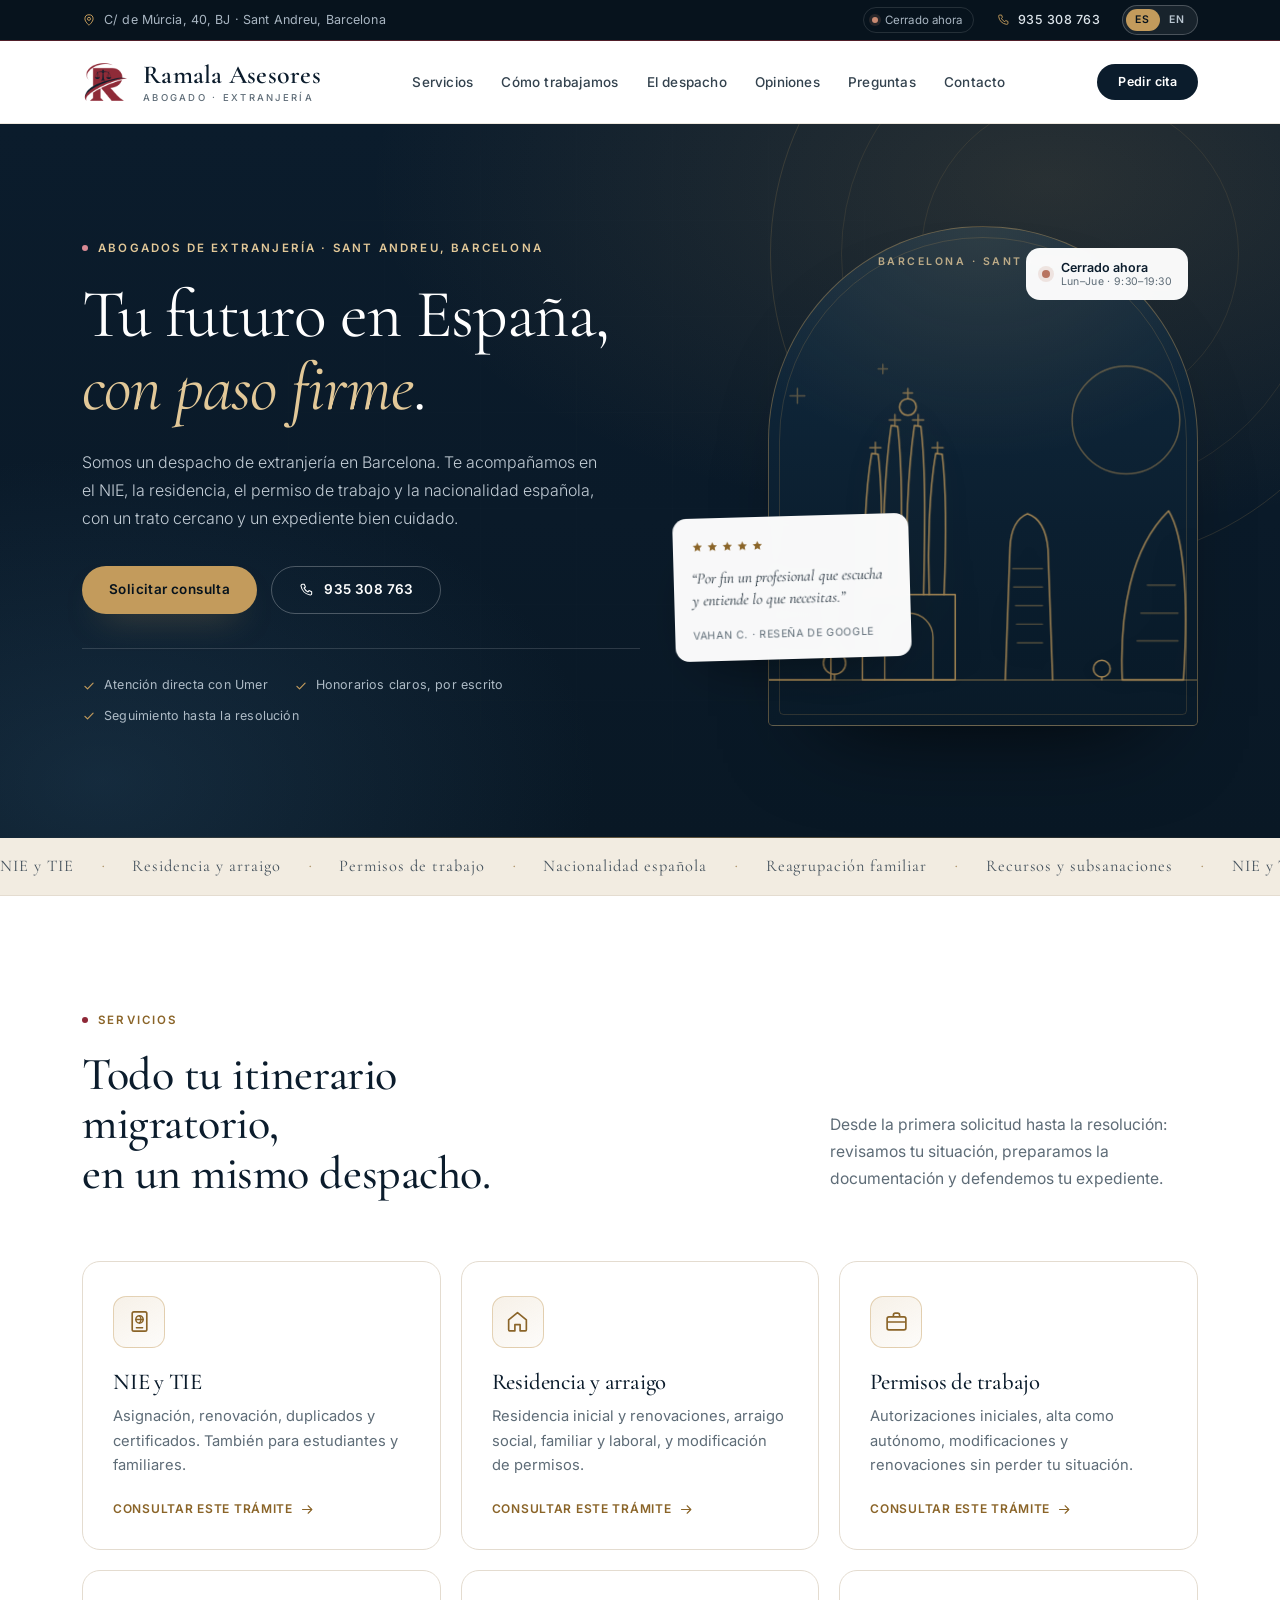
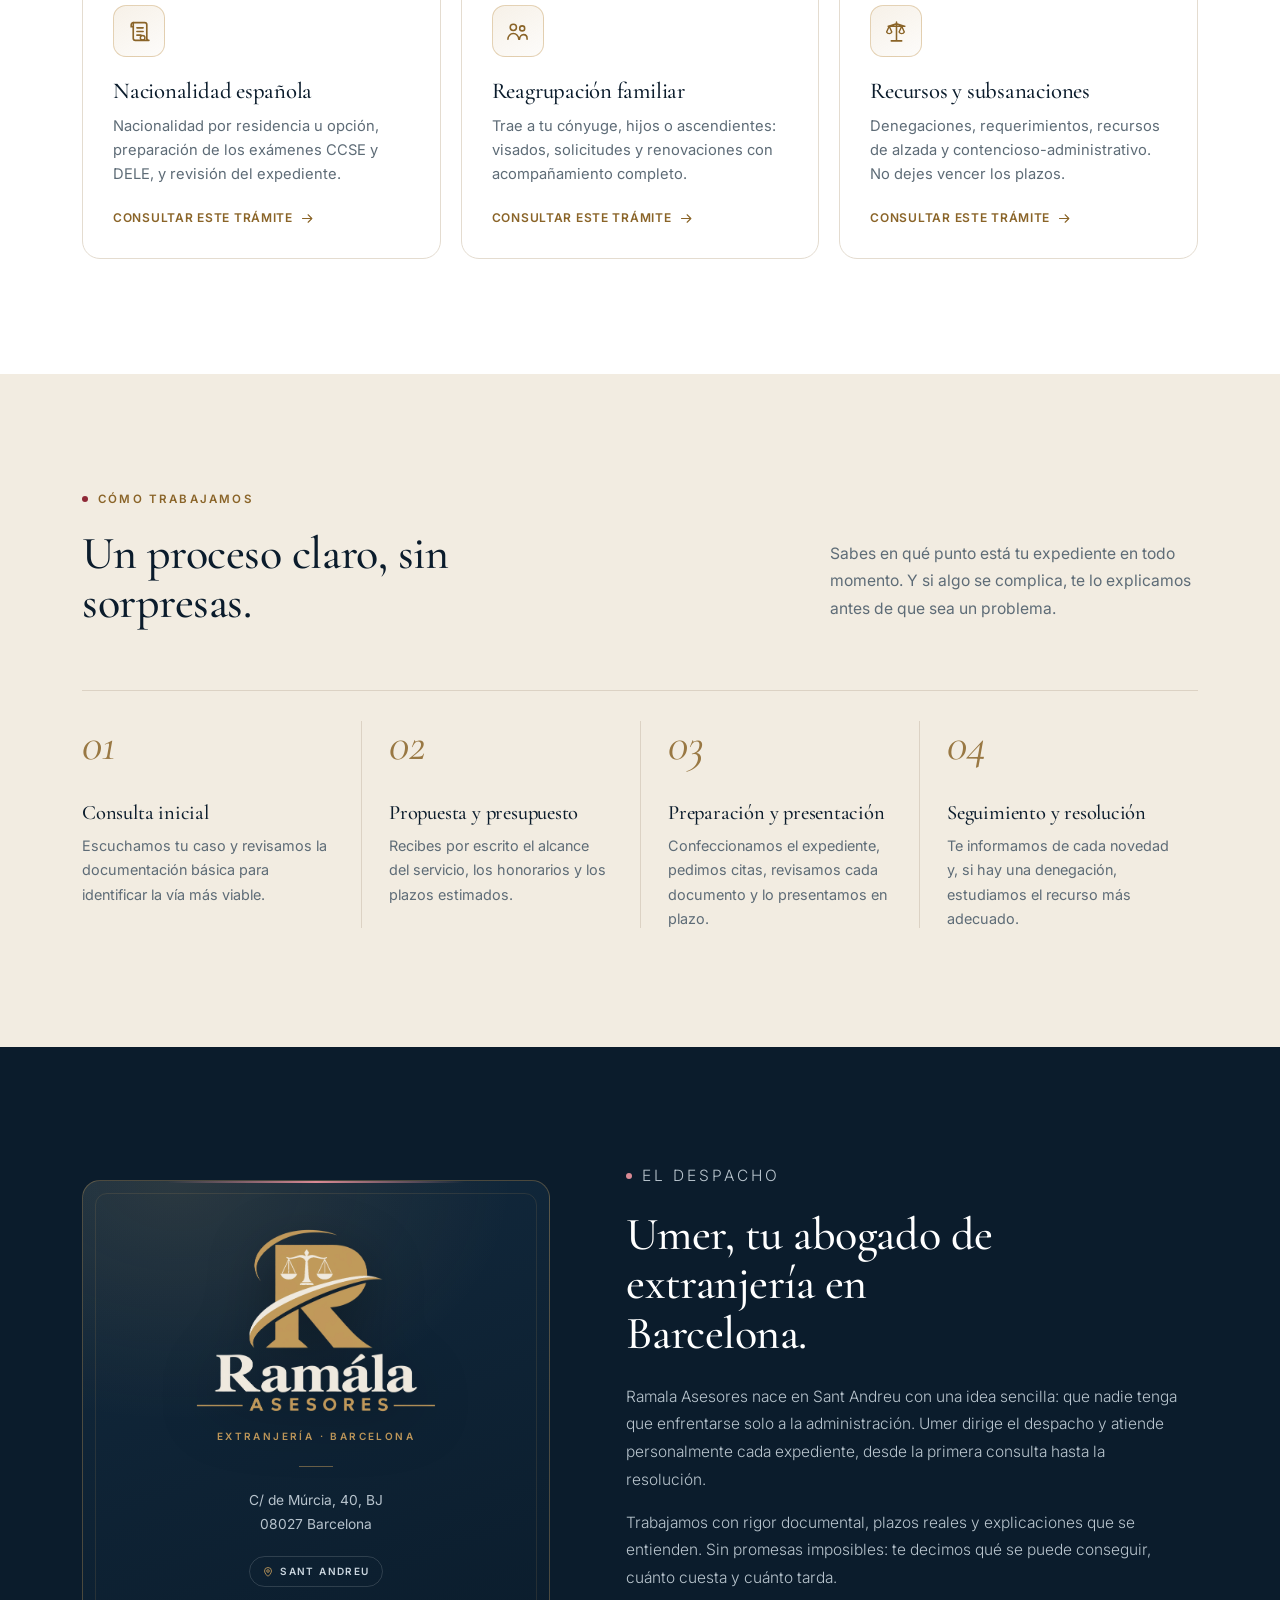
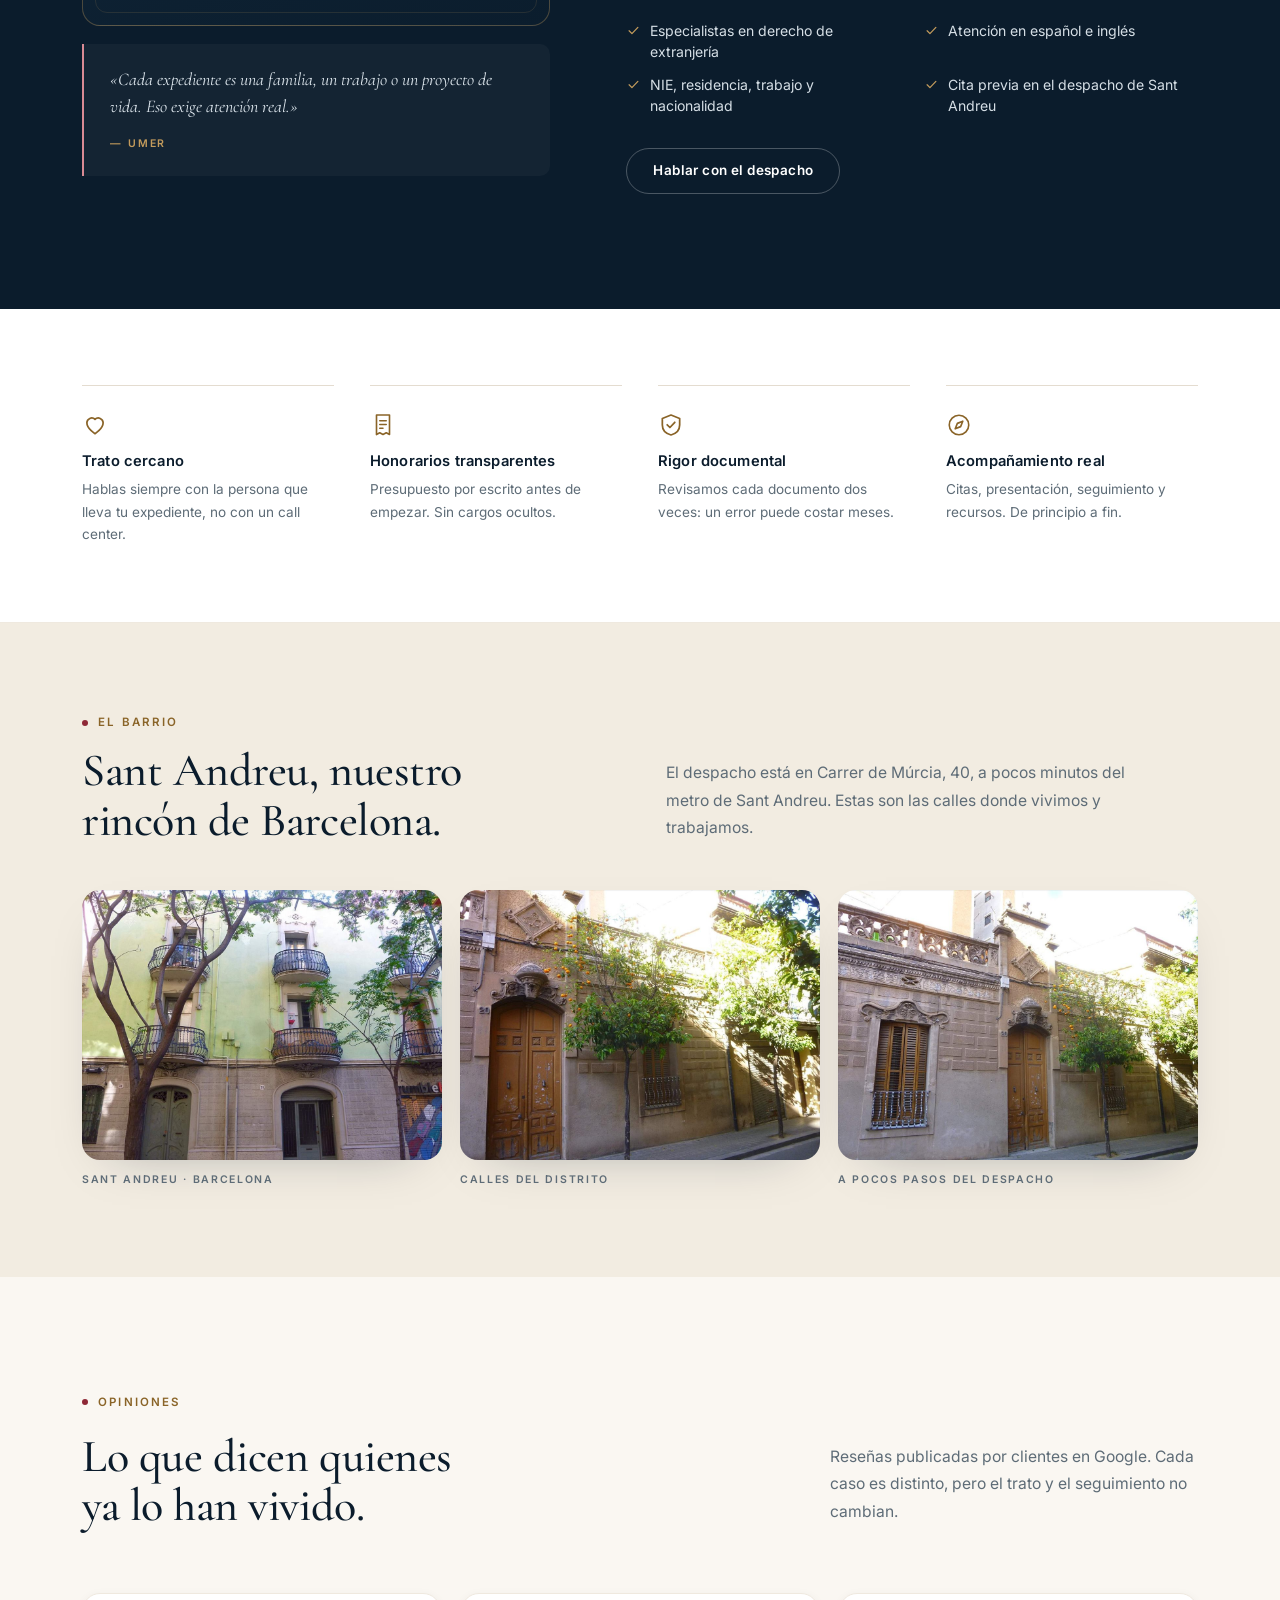
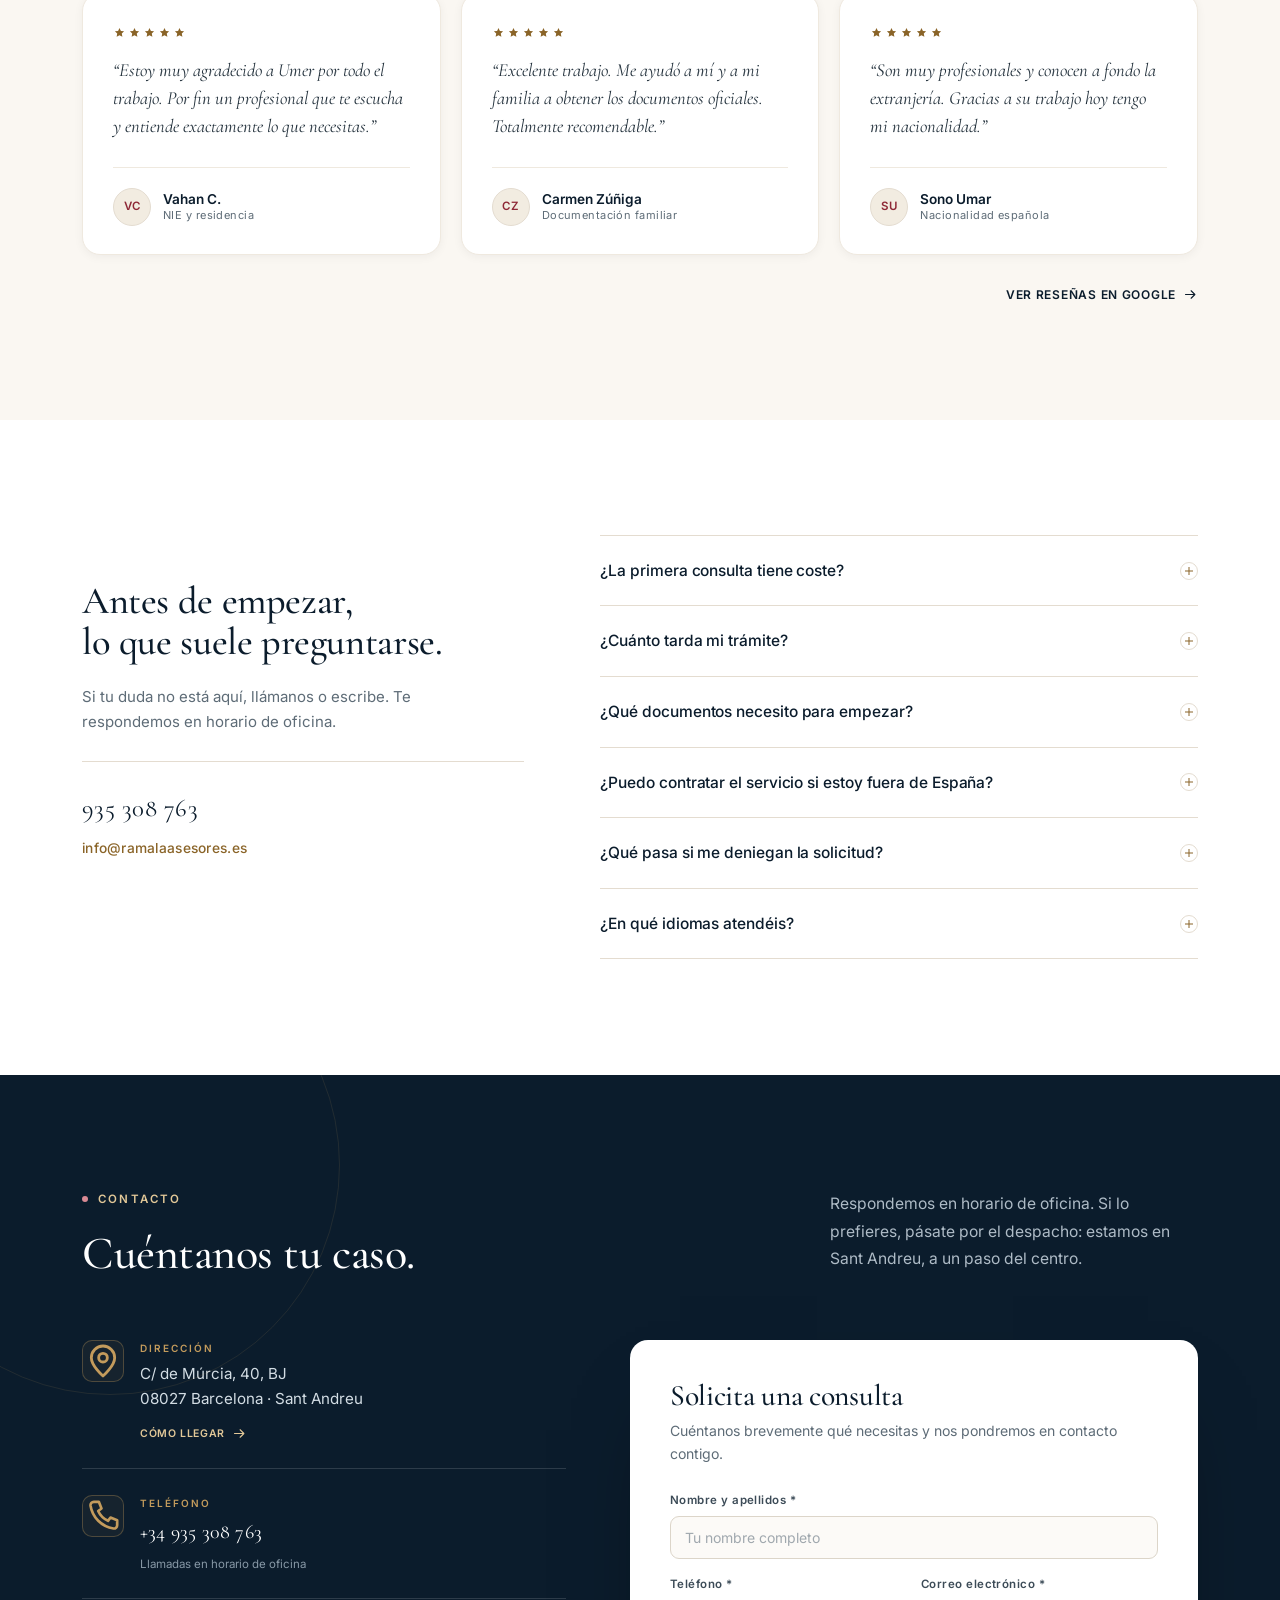
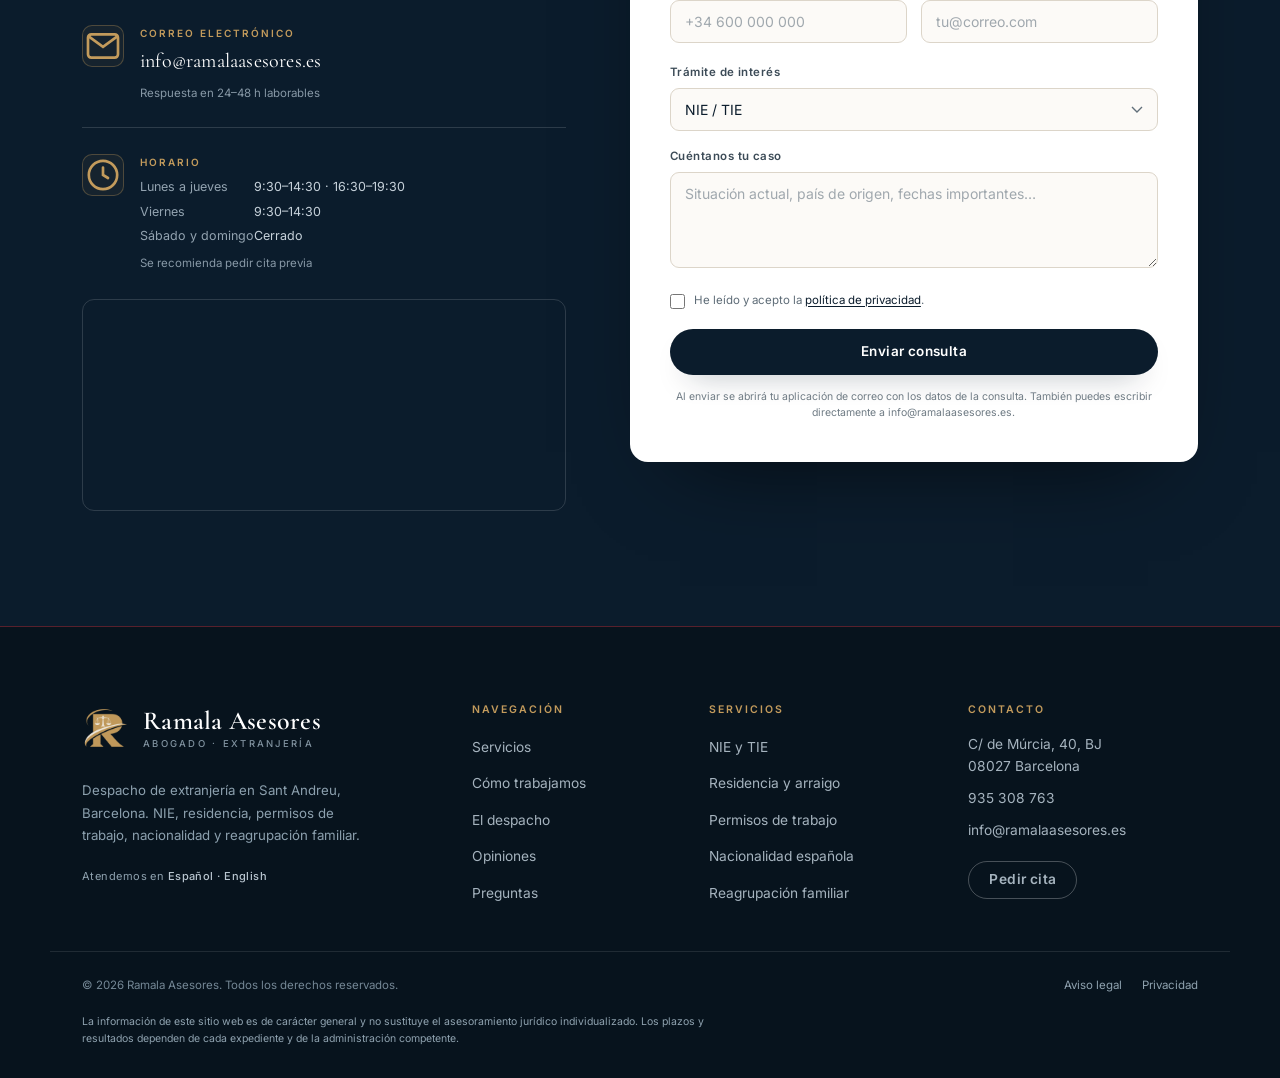
<file: index.html>
<!DOCTYPE html>
<html lang="es">
<head>
<meta charset="UTF-8">
<meta name="viewport" content="width=device-width, initial-scale=1">
<title>Ramala Asesores | Abogados de extranjería en Barcelona</title>
<meta name="description" content="Despacho de abogados de extranjería en Sant Andreu, Barcelona. NIE, residencia, permisos de trabajo, nacionalidad española y reagrupación familiar. Atención directa con Umer.">
<link rel="canonical" href="https://ramalaasesores.es/">
<meta name="theme-color" content="#0B1C2C">
<meta property="og:title" content="Ramala Asesores | Abogados de extranjería en Barcelona">
<meta property="og:description" content="NIE, residencia, trabajo, nacionalidad y reagrupación familiar en Barcelona. Trato cercano, honorarios claros y seguimiento de tu expediente hasta la resolución.">
<meta property="og:type" content="website">
<meta property="og:url" content="https://ramalaasesores.es/">
<meta property="og:locale" content="es_ES">
<meta property="og:locale:alternate" content="en_GB">
<meta name="twitter:card" content="summary_large_image">
<meta property="og:image" content="https://ramalaasesores.es/assets/og-image.png">
<meta property="og:image:width" content="1200">
<meta property="og:image:height" content="630">
<meta property="og:image:alt" content="Ramala Asesores — abogados de extranjería en Barcelona">
<meta name="twitter:image" content="https://ramalaasesores.es/assets/og-image.png">
<link rel="icon" type="image/png" sizes="64x64" href="assets/favicon.png">
<link rel="apple-touch-icon" href="assets/apple-touch-icon.png">
<link rel="preconnect" href="https://fonts.googleapis.com">
<link rel="preconnect" href="https://fonts.gstatic.com" crossorigin>
<link href="https://fonts.googleapis.com/css2?family=Cormorant+Garamond:ital,wght@0,400;0,500;0,600;1,400;1,500&family=Inter:wght@300;400;500;600;700&display=swap" rel="stylesheet">
<link rel="stylesheet" href="styles.css">
<script type="application/ld+json">
{
  "@context": "https://schema.org",
  "@type": "LegalService",
  "name": "Ramala Asesores",
  "description": "Despacho de abogados de extranjería en Barcelona: NIE y TIE, residencia y arraigo, permisos de trabajo, nacionalidad española, reagrupación familiar y recursos.",
  "url": "https://ramalaasesores.es/",
  "logo": "https://ramalaasesores.es/assets/logo-full.png",
  "image": "https://ramalaasesores.es/assets/og-image.png",
  "telephone": "+34935308763",
  "email": "info@ramalaasesores.es",
  "priceRange": "€€",
  "areaServed": { "@type": "City", "name": "Barcelona" },
  "founder": { "@type": "Person", "name": "Umer" },
  "address": {
    "@type": "PostalAddress",
    "streetAddress": "Carrer de Múrcia, 40, BJ",
    "addressLocality": "Barcelona",
    "addressRegion": "Cataluña",
    "postalCode": "08027",
    "addressCountry": "ES"
  },
  "openingHoursSpecification": [
    { "@type": "OpeningHoursSpecification", "dayOfWeek": ["Monday","Tuesday","Wednesday","Thursday"], "opens": "09:30", "closes": "14:30" },
    { "@type": "OpeningHoursSpecification", "dayOfWeek": ["Monday","Tuesday","Wednesday","Thursday"], "opens": "16:30", "closes": "19:30" },
    { "@type": "OpeningHoursSpecification", "dayOfWeek": "Friday", "opens": "09:30", "closes": "14:30" }
  ]
}
</script>
</head>
<body>
<a class="skip-link" href="#main" data-i18n="a11y.skip">Saltar al contenido</a>

<!-- ================= TOP BAR ================= -->
<div class="topbar">
  <div class="container topbar-inner">
    <a class="topbar-item" href="https://maps.google.com/?q=Carrer+de+M%C3%BArcia,+40,+08027+Barcelona" target="_blank" rel="noopener">
      <svg class="ic" aria-hidden="true"><use href="#i-pin"></use></svg>
      <span>C/ de Múrcia, 40, BJ · Sant Andreu, Barcelona</span>
    </a>
    <div class="topbar-right">
      <span class="open-pill" id="openStatus">
        <span class="open-dot"></span><span id="openStatusText">Consultando horario…</span>
      </span>
      <a class="topbar-item topbar-phone" href="tel:+34935308763">
        <svg class="ic" aria-hidden="true"><use href="#i-phone"></use></svg>
        <span>935 308 763</span>
      </a>
      <div class="lang-switch lang-switch-top" role="group" aria-label="Idioma / Language">
        <button type="button" data-lang="es" class="is-active" aria-pressed="true">ES</button>
        <button type="button" data-lang="en" aria-pressed="false">EN</button>
      </div>
    </div>
  </div>
</div>

<!-- ================= HEADER ================= -->
<header class="site-header" id="siteHeader">
  <div class="container header-inner">
    <a class="brand" href="#inicio">
      <img class="brand-mark" src="assets/logo-mark.png" alt="" width="52" height="52">
      <span class="brand-text">
        <span class="brand-name">Ramala Asesores</span>
        <span class="brand-sub" data-i18n="brand.sub">Abogado · Extranjería</span>
      </span>
    </a>

    <nav class="nav" id="nav" aria-label="Principal" data-i18n-aria="a11y.nav">
      <ul class="nav-list">
        <li><a href="#servicios" data-i18n="nav.services">Servicios</a></li>
        <li><a href="#proceso" data-i18n="nav.process">Cómo trabajamos</a></li>
        <li><a href="#despacho" data-i18n="nav.firm">El despacho</a></li>
        <li><a href="#opiniones" data-i18n="nav.reviews">Opiniones</a></li>
        <li><a href="#faq" data-i18n="nav.faq">Preguntas</a></li>
        <li><a href="#contacto" data-i18n="nav.contact">Contacto</a></li>
      </ul>
      <div class="nav-drawer-foot">
        <a class="btn btn-primary" href="#contacto" data-i18n="cta.book">Pedir cita</a>
        <a class="nav-drawer-phone" href="tel:+34935308763">935 308 763</a>
      </div>
    </nav>

    <div class="header-actions">
      <div class="lang-switch lang-switch-header" role="group" aria-label="Idioma / Language">
        <button type="button" data-lang="es" class="is-active" aria-pressed="true">ES</button>
        <button type="button" data-lang="en" aria-pressed="false">EN</button>
      </div>
      <a class="btn btn-primary btn-sm header-cta" href="#contacto" data-i18n="cta.book">Pedir cita</a>
      <button class="nav-toggle" type="button" aria-expanded="false" aria-controls="nav" aria-label="Abrir menú" data-i18n-aria="a11y.menu">
        <span></span><span></span><span></span>
      </button>
    </div>
  </div>
</header>
<div class="nav-backdrop" hidden></div>

<main id="main">
  <!-- ================= HERO ================= -->
  <section class="hero" id="inicio">
    <div class="hero-glow" aria-hidden="true"></div>
    <div class="container hero-grid">
      <div class="hero-copy">
        <p class="eyebrow eyebrow-light">
          <span class="dot"></span>
          <span data-i18n="hero.eyebrow">Abogados de extranjería · Sant Andreu, Barcelona</span>
        </p>
        <h1 data-i18n="hero.title">Tu futuro en España, <em>con paso firme</em>.</h1>
        <p class="lede" data-i18n="hero.lede">Somos un despacho de extranjería en Barcelona. Te acompañamos en el NIE, la residencia, el permiso de trabajo y la nacionalidad española, con un trato cercano y un expediente bien cuidado.</p>
        <div class="hero-cta">
          <a class="btn btn-gold" href="#contacto" data-i18n="hero.cta1">Solicitar consulta</a>
          <a class="btn btn-outline-light" href="tel:+34935308763">
            <svg class="ic" aria-hidden="true"><use href="#i-phone"></use></svg>
            <span>935 308 763</span>
          </a>
        </div>
        <ul class="hero-points">
          <li><svg class="ic" aria-hidden="true"><use href="#i-check"></use></svg><span data-i18n="hero.point1">Atención directa con Umer</span></li>
          <li><svg class="ic" aria-hidden="true"><use href="#i-check"></use></svg><span data-i18n="hero.point2">Honorarios claros, por escrito</span></li>
          <li><svg class="ic" aria-hidden="true"><use href="#i-check"></use></svg><span data-i18n="hero.point3">Seguimiento hasta la resolución</span></li>
        </ul>
      </div>

      <div class="hero-visual">
        <div class="arch-frame">
          <div class="arch-sky" aria-hidden="true">
            <svg viewBox="0 0 640 440" preserveAspectRatio="xMidYMax slice" role="img" aria-label="Ilustración de Barcelona">
              <g class="skyline" fill="none" stroke="currentColor" stroke-width="1.6" stroke-linecap="round" stroke-linejoin="round">
                <circle cx="474" cy="112" r="58" opacity=".55"/>
                <path d="M120 78v16M112 86h16M560 62v12M554 68h12M212 52v10M207 57h10M596 148v10M591 153h10" opacity=".5"/>
                <path d="M18 392h604" opacity=".5"/>
                <!-- low blocks -->
                <rect x="30" y="302" width="52" height="90"/>
                <rect x="88" y="282" width="68" height="110"/>
                <path d="M100 302h44M100 322h44M100 342h30M100 362h44" opacity=".45"/>
                <!-- Sagrada Familia -->
                <rect x="190" y="300" width="100" height="92"/>
                <path d="M214 392v-46a26 26 0 0 1 52 0v46" opacity=".8"/>
                <path d="M193 300c-2-52 0-112 7-152l7 1c5 42 4 103 2 151"/>
                <path d="M213 300c-2-62 1-134 8-182l7 1c6 50 4 122 3 181"/>
                <path d="M238 300c-2-62 1-134 8-182l7 1c6 50 4 122 3 181"/>
                <path d="M262 300c-2-52 0-112 7-152l7 1c5 42 4 103 2 151"/>
                <path d="M204 136v12M198 142h12M225 106v12M219 112h12M250 106v12M244 112h12M271 136v12M265 142h12" opacity=".8"/>
                <circle cx="239" cy="98" r="9"/>
                <path d="M239 89V78M234 83h10" opacity=".8"/>
                <!-- Torre Glories -->
                <path d="M344 392l5-142c1-24 9-33 19-37 12 4 20 16 22 38l5 141"/>
                <path d="M352 272h32M353 292h31M355 312h29M356 332h28M357 352h27" opacity=".45"/>
                <!-- W hotel -->
                <path d="M470 392c-3-72 9-142 50-182 16 26 22 90 16 182Z"/>
                <path d="M486 350h44M490 320h40M497 290h30" opacity=".45"/>
                <!-- Columbus column -->
                <path d="M566 392V232"/>
                <circle cx="566" cy="221" r="8"/>
                <path d="M552 392h28M558 382h16"/>
                <path d="M566 213v-8" opacity=".7"/>
                <!-- trees -->
                <circle cx="160" cy="374" r="12"/>
                <path d="M160 386v6"/>
                <circle cx="448" cy="380" r="9"/>
                <path d="M448 389v3"/>
              </g>
            </svg>
          </div>
          <span class="arch-label">Barcelona · Sant Andreu</span>
        </div>

        <div class="float-card review-float">
          <div class="stars" role="img" aria-label="5 de 5 estrellas">
            <svg class="star" aria-hidden="true"><use href="#i-star"></use></svg>
            <svg class="star" aria-hidden="true"><use href="#i-star"></use></svg>
            <svg class="star" aria-hidden="true"><use href="#i-star"></use></svg>
            <svg class="star" aria-hidden="true"><use href="#i-star"></use></svg>
            <svg class="star" aria-hidden="true"><use href="#i-star"></use></svg>
          </div>
          <p>“Por fin un profesional que escucha y entiende lo que necesitas.”</p>
          <span>Vahan C. · <span data-i18n="hero.reviewSource">Reseña de Google</span></span>
        </div>

        <div class="float-card status-float">
          <span class="status-dot" id="heroStatusDot"></span>
          <div>
            <strong id="heroStatusText">Abierto ahora</strong>
            <span data-i18n="hero.hoursShort">Lun–Jue · 9:30–19:30</span>
          </div>
        </div>
      </div>
    </div>
    <div class="hero-rule" aria-hidden="true"></div>
  </section>

  <!-- ================= SERVICE STRIP ================= -->
  <div class="strip" aria-hidden="true">
    <div class="strip-track">
      <span>NIE y TIE</span><span class="sep">◆</span>
      <span data-i18n="strip.residence">Residencia y arraigo</span><span class="sep">◆</span>
      <span data-i18n="strip.work">Permisos de trabajo</span><span class="sep">◆</span>
      <span data-i18n="strip.nationality">Nacionalidad española</span><span class="sep">◆</span>
      <span data-i18n="strip.family">Reagrupación familiar</span><span class="sep">◆</span>
      <span data-i18n="strip.appeals">Recursos y subsanaciones</span><span class="sep">◆</span>
      <span>NIE y TIE</span><span class="sep">◆</span>
      <span data-i18n="strip.residence">Residencia y arraigo</span><span class="sep">◆</span>
      <span data-i18n="strip.work">Permisos de trabajo</span><span class="sep">◆</span>
      <span data-i18n="strip.nationality">Nacionalidad española</span><span class="sep">◆</span>
      <span data-i18n="strip.family">Reagrupación familiar</span><span class="sep">◆</span>
      <span data-i18n="strip.appeals">Recursos y subsanaciones</span><span class="sep">◆</span>
    </div>
  </div>

  <!-- ================= SERVICES ================= -->
  <section class="section" id="servicios">
    <div class="container">
      <div class="section-head reveal">
        <div>
          <p class="eyebrow"><span class="dot"></span><span data-i18n="services.eyebrow">Servicios</span></p>
          <h2 data-i18n="services.title">Todo tu itinerario migratorio,<br>en un mismo despacho.</h2>
        </div>
        <p class="section-lede" data-i18n="services.lede">Desde la primera solicitud hasta la resolución: revisamos tu situación, preparamos la documentación y defendemos tu expediente.</p>
      </div>

      <div class="service-grid">
        <article class="service-card reveal">
          <span class="service-icon"><svg aria-hidden="true"><use href="#i-passport"></use></svg></span>
          <h3 data-i18n="svc1.title">NIE y TIE</h3>
          <p data-i18n="svc1.text">Asignación, renovación, duplicados y certificados. También para estudiantes y familiares.</p>
          <a class="text-link" href="#contacto"><span data-i18n="services.link">Consultar este trámite</span><svg class="ic" aria-hidden="true"><use href="#i-arrow"></use></svg></a>
        </article>
        <article class="service-card reveal">
          <span class="service-icon"><svg aria-hidden="true"><use href="#i-home"></use></svg></span>
          <h3 data-i18n="svc2.title">Residencia y arraigo</h3>
          <p data-i18n="svc2.text">Residencia inicial y renovaciones, arraigo social, familiar y laboral, y modificación de permisos.</p>
          <a class="text-link" href="#contacto"><span data-i18n="services.link">Consultar este trámite</span><svg class="ic" aria-hidden="true"><use href="#i-arrow"></use></svg></a>
        </article>
        <article class="service-card reveal">
          <span class="service-icon"><svg aria-hidden="true"><use href="#i-briefcase"></use></svg></span>
          <h3 data-i18n="svc3.title">Permisos de trabajo</h3>
          <p data-i18n="svc3.text">Autorizaciones iniciales, alta como autónomo, modificaciones y renovaciones sin perder tu situación.</p>
          <a class="text-link" href="#contacto"><span data-i18n="services.link">Consultar este trámite</span><svg class="ic" aria-hidden="true"><use href="#i-arrow"></use></svg></a>
        </article>
        <article class="service-card reveal">
          <span class="service-icon"><svg aria-hidden="true"><use href="#i-scroll"></use></svg></span>
          <h3 data-i18n="svc4.title">Nacionalidad española</h3>
          <p data-i18n="svc4.text">Nacionalidad por residencia u opción, preparación de los exámenes CCSE y DELE, y revisión del expediente.</p>
          <a class="text-link" href="#contacto"><span data-i18n="services.link">Consultar este trámite</span><svg class="ic" aria-hidden="true"><use href="#i-arrow"></use></svg></a>
        </article>
        <article class="service-card reveal">
          <span class="service-icon"><svg aria-hidden="true"><use href="#i-family"></use></svg></span>
          <h3 data-i18n="svc5.title">Reagrupación familiar</h3>
          <p data-i18n="svc5.text">Trae a tu cónyuge, hijos o ascendientes: visados, solicitudes y renovaciones con acompañamiento completo.</p>
          <a class="text-link" href="#contacto"><span data-i18n="services.link">Consultar este trámite</span><svg class="ic" aria-hidden="true"><use href="#i-arrow"></use></svg></a>
        </article>
        <article class="service-card reveal">
          <span class="service-icon"><svg aria-hidden="true"><use href="#i-scales"></use></svg></span>
          <h3 data-i18n="svc6.title">Recursos y subsanaciones</h3>
          <p data-i18n="svc6.text">Denegaciones, requerimientos, recursos de alzada y contencioso-administrativo. No dejes vencer los plazos.</p>
          <a class="text-link" href="#contacto"><span data-i18n="services.link">Consultar este trámite</span><svg class="ic" aria-hidden="true"><use href="#i-arrow"></use></svg></a>
        </article>
      </div>
    </div>
  </section>

  <!-- ================= PROCESS ================= -->
  <section class="section section-sand" id="proceso">
    <div class="container">
      <div class="section-head reveal">
        <div>
          <p class="eyebrow"><span class="dot"></span><span data-i18n="process.eyebrow">Cómo trabajamos</span></p>
          <h2 data-i18n="process.title">Un proceso claro, sin sorpresas.</h2>
        </div>
        <p class="section-lede" data-i18n="process.lede">Sabes en qué punto está tu expediente en todo momento. Y si algo se complica, te lo explicamos antes de que sea un problema.</p>
      </div>

      <ol class="steps">
        <li class="step reveal">
          <span class="step-num">01</span>
          <h3 data-i18n="step1.title">Consulta inicial</h3>
          <p data-i18n="step1.text">Escuchamos tu caso y revisamos la documentación básica para identificar la vía más viable.</p>
        </li>
        <li class="step reveal">
          <span class="step-num">02</span>
          <h3 data-i18n="step2.title">Propuesta y presupuesto</h3>
          <p data-i18n="step2.text">Recibes por escrito el alcance del servicio, los honorarios y los plazos estimados.</p>
        </li>
        <li class="step reveal">
          <span class="step-num">03</span>
          <h3 data-i18n="step3.title">Preparación y presentación</h3>
          <p data-i18n="step3.text">Confeccionamos el expediente, pedimos citas, revisamos cada documento y lo presentamos en plazo.</p>
        </li>
        <li class="step reveal">
          <span class="step-num">04</span>
          <h3 data-i18n="step4.title">Seguimiento y resolución</h3>
          <p data-i18n="step4.text">Te informamos de cada novedad y, si hay una denegación, estudiamos el recurso más adecuado.</p>
        </li>
      </ol>
    </div>
  </section>

  <!-- ================= ABOUT ================= -->
  <section class="section section-ink" id="despacho">
    <div class="container about-grid">
      <div class="about-visual reveal">
        <div class="about-card">
          <img class="about-logo" src="assets/logo-full-light.png" alt="Ramala Asesores" width="1301" height="968">
          <p class="about-card-role" data-i18n="about.cardRole">Extranjería · Barcelona</p>
          <div class="about-card-rule"></div>
          <p class="about-card-addr">C/ de Múrcia, 40, BJ<br>08027 Barcelona</p>
          <span class="about-card-badge">
            <svg class="ic" aria-hidden="true"><use href="#i-pin"></use></svg>
            <span data-i18n="about.badge">Sant Andreu</span>
          </span>
        </div>
        <div class="about-quote">
          <p data-i18n="about.quote">«Cada expediente es una familia, un trabajo o un proyecto de vida. Eso exige atención real.»</p>
          <span>— Umer</span>
        </div>
      </div>

      <div class="about-copy">
        <p class="eyebrow eyebrow-light reveal"><span class="dot"></span><span data-i18n="about.eyebrow">El despacho</span></p>
        <h2 class="reveal" data-i18n="about.title">Umer, tu abogado de extranjería en Barcelona.</h2>
        <p class="reveal" data-i18n="about.p1">Ramala Asesores nace en Sant Andreu con una idea sencilla: que nadie tenga que enfrentarse solo a la administración. Umer dirige el despacho y atiende personalmente cada expediente, desde la primera consulta hasta la resolución.</p>
        <p class="reveal" data-i18n="about.p2">Trabajamos con rigor documental, plazos reales y explicaciones que se entienden. Sin promesas imposibles: te decimos qué se puede conseguir, cuánto cuesta y cuánto tarda.</p>
        <ul class="about-list reveal">
          <li><svg class="ic" aria-hidden="true"><use href="#i-check"></use></svg><span data-i18n="about.f1">Especialistas en derecho de extranjería</span></li>
          <li><svg class="ic" aria-hidden="true"><use href="#i-check"></use></svg><span data-i18n="about.f2">Atención en español e inglés</span></li>
          <li><svg class="ic" aria-hidden="true"><use href="#i-check"></use></svg><span data-i18n="about.f3">NIE, residencia, trabajo y nacionalidad</span></li>
          <li><svg class="ic" aria-hidden="true"><use href="#i-check"></use></svg><span data-i18n="about.f4">Cita previa en el despacho de Sant Andreu</span></li>
        </ul>
        <a class="btn btn-outline-light reveal" href="#contacto" data-i18n="about.cta">Hablar con el despacho</a>
      </div>
    </div>
  </section>

  <!-- ================= VALUES ================= -->
  <section class="section values-section">
    <div class="container">
      <div class="values-grid">
        <div class="value reveal">
          <span class="value-icon"><svg aria-hidden="true"><use href="#i-heart"></use></svg></span>
          <h3 data-i18n="value1.title">Trato cercano</h3>
          <p data-i18n="value1.text">Hablas siempre con la persona que lleva tu expediente, no con un call center.</p>
        </div>
        <div class="value reveal">
          <span class="value-icon"><svg aria-hidden="true"><use href="#i-receipt"></use></svg></span>
          <h3 data-i18n="value2.title">Honorarios transparentes</h3>
          <p data-i18n="value2.text">Presupuesto por escrito antes de empezar. Sin cargos ocultos.</p>
        </div>
        <div class="value reveal">
          <span class="value-icon"><svg aria-hidden="true"><use href="#i-shield"></use></svg></span>
          <h3 data-i18n="value3.title">Rigor documental</h3>
          <p data-i18n="value3.text">Revisamos cada documento dos veces: un error puede costar meses.</p>
        </div>
        <div class="value reveal">
          <span class="value-icon"><svg aria-hidden="true"><use href="#i-compass"></use></svg></span>
          <h3 data-i18n="value4.title">Acompañamiento real</h3>
          <p data-i18n="value4.text">Citas, presentación, seguimiento y recursos. De principio a fin.</p>
        </div>
      </div>
    </div>
  </section>

  <!-- ================= GALLERY ================= -->
  <section class="section section-sand gallery-section" aria-labelledby="gallery-title">
    <div class="container">
      <div class="gallery-head">
        <div>
          <p class="eyebrow reveal"><span class="dot"></span><span data-i18n="gallery.eyebrow">El barrio</span></p>
          <h2 id="gallery-title" class="reveal" data-i18n="gallery.title">Sant Andreu, nuestro rincón de Barcelona.</h2>
        </div>
        <p class="section-lede reveal" data-i18n="gallery.lede">El despacho está en Carrer de Múrcia, 40, a pocos minutos del metro de Sant Andreu. Estas son las calles donde vivimos y trabajamos.</p>
      </div>
      <div class="gallery-grid">
        <figure class="gallery-item reveal">
          <div class="gallery-frame">
            <img src="assets/photos/sant-andreu-02.jpg" alt="Calle del barrio de Sant Andreu, Barcelona" data-i18n-alt="gallery.alt1" width="1100" height="825" loading="lazy" decoding="async">
          </div>
          <figcaption data-i18n="gallery.cap1">Sant Andreu · Barcelona</figcaption>
        </figure>
        <figure class="gallery-item reveal">
          <div class="gallery-frame">
            <img src="assets/photos/sant-andreu-04.jpg" alt="Fachadas de edificios en Sant Andreu, Barcelona" data-i18n-alt="gallery.alt2" width="1100" height="825" loading="lazy" decoding="async">
          </div>
          <figcaption data-i18n="gallery.cap2">Calles del distrito</figcaption>
        </figure>
        <figure class="gallery-item reveal">
          <div class="gallery-frame">
            <img src="assets/photos/sant-andreu-06.jpg" alt="Rincón del barrio de Sant Andreu, Barcelona" data-i18n-alt="gallery.alt3" width="1100" height="825" loading="lazy" decoding="async">
          </div>
          <figcaption data-i18n="gallery.cap3">A pocos pasos del despacho</figcaption>
        </figure>
      </div>
    </div>
  </section>

  <!-- ================= REVIEWS ================= -->
  <section class="section section-cream" id="opiniones">
    <div class="container">
      <div class="section-head reveal">
        <div>
          <p class="eyebrow"><span class="dot"></span><span data-i18n="reviews.eyebrow">Opiniones</span></p>
          <h2 data-i18n="reviews.title">Lo que dicen quienes<br>ya lo han vivido.</h2>
        </div>
        <p class="section-lede" data-i18n="reviews.lede">Reseñas publicadas por clientes en Google. Cada caso es distinto, pero el trato y el seguimiento no cambian.</p>
      </div>

      <div class="review-grid">
        <figure class="review reveal">
          <div class="stars" role="img" aria-label="5 de 5 estrellas">
            <svg class="star" aria-hidden="true"><use href="#i-star"></use></svg><svg class="star" aria-hidden="true"><use href="#i-star"></use></svg><svg class="star" aria-hidden="true"><use href="#i-star"></use></svg><svg class="star" aria-hidden="true"><use href="#i-star"></use></svg><svg class="star" aria-hidden="true"><use href="#i-star"></use></svg>
          </div>
          <blockquote data-i18n="review1.text">“Estoy muy agradecido a Umer por todo el trabajo. Por fin un profesional que te escucha y entiende exactamente lo que necesitas.”</blockquote>
          <figcaption>
            <span class="avatar" aria-hidden="true">VC</span>
            <span><strong>Vahan C.</strong><small data-i18n="review1.tag">NIE y residencia</small></span>
          </figcaption>
        </figure>
        <figure class="review reveal">
          <div class="stars" role="img" aria-label="5 de 5 estrellas">
            <svg class="star" aria-hidden="true"><use href="#i-star"></use></svg><svg class="star" aria-hidden="true"><use href="#i-star"></use></svg><svg class="star" aria-hidden="true"><use href="#i-star"></use></svg><svg class="star" aria-hidden="true"><use href="#i-star"></use></svg><svg class="star" aria-hidden="true"><use href="#i-star"></use></svg>
          </div>
          <blockquote data-i18n="review2.text">“Excelente trabajo. Me ayudó a mí y a mi familia a obtener los documentos oficiales. Totalmente recomendable.”</blockquote>
          <figcaption>
            <span class="avatar" aria-hidden="true">CZ</span>
            <span><strong>Carmen Zúñiga</strong><small data-i18n="review2.tag">Documentación familiar</small></span>
          </figcaption>
        </figure>
        <figure class="review reveal">
          <div class="stars" role="img" aria-label="5 de 5 estrellas">
            <svg class="star" aria-hidden="true"><use href="#i-star"></use></svg><svg class="star" aria-hidden="true"><use href="#i-star"></use></svg><svg class="star" aria-hidden="true"><use href="#i-star"></use></svg><svg class="star" aria-hidden="true"><use href="#i-star"></use></svg><svg class="star" aria-hidden="true"><use href="#i-star"></use></svg>
          </div>
          <blockquote data-i18n="review3.text">“Son muy profesionales y conocen a fondo la extranjería. Gracias a su trabajo hoy tengo mi nacionalidad.”</blockquote>
          <figcaption>
            <span class="avatar" aria-hidden="true">SU</span>
            <span><strong>Sono Umar</strong><small data-i18n="review3.tag">Nacionalidad española</small></span>
          </figcaption>
        </figure>
      </div>

      <div class="reviews-foot reveal">
        <a class="text-link text-link-dark" href="https://www.google.com/search?q=Ram%C3%A1la+Asesores+Barcelona+rese%C3%B1as" target="_blank" rel="noopener">
          <span data-i18n="reviews.link">Ver reseñas en Google</span>
          <svg class="ic" aria-hidden="true"><use href="#i-arrow"></use></svg>
        </a>
      </div>
    </div>
  </section>

  <!-- ================= FAQ ================= -->
  <section class="section" id="faq">
    <div class="container faq-grid">
      <div class="faq-intro">
        <p class="eyebrow reveal"><span class="dot"></span><span data-i18n="faq.eyebrow">Preguntas frecuentes</span></p>
        <h2 class="reveal" data-i18n="faq.title">Antes de empezar,<br>lo que suele preguntarse.</h2>
        <p class="reveal" data-i18n="faq.lede">Si tu duda no está aquí, llámanos o escribe. Te respondemos en horario de oficina.</p>
        <div class="faq-contact reveal">
          <a class="faq-phone" href="tel:+34935308763">935 308 763</a>
          <a class="text-link" href="mailto:info@ramalaasesores.es">info@ramalaasesores.es</a>
        </div>
      </div>

      <div class="faq-list">
        <details class="faq reveal">
          <summary><span data-i18n="faq1.q">¿La primera consulta tiene coste?</span><span class="faq-plus" aria-hidden="true"></span></summary>
          <div class="faq-a"><p data-i18n="faq1.a">La primera valoración sirve para orientar tu caso. Antes de iniciar cualquier trámite recibirás un presupuesto por escrito con el alcance del servicio y los honorarios. Si finalmente no seguimos, no habrá sorpresas.</p></div>
        </details>
        <details class="faq reveal">
          <summary><span data-i18n="faq2.q">¿Cuánto tarda mi trámite?</span><span class="faq-plus" aria-hidden="true"></span></summary>
          <div class="faq-a"><p data-i18n="faq2.a">Depende del tipo de expediente y de la carga de la administración. En la consulta te damos un plazo orientativo y lo revisamos contigo si hay cambios.</p></div>
        </details>
        <details class="faq reveal">
          <summary><span data-i18n="faq3.q">¿Qué documentos necesito para empezar?</span><span class="faq-plus" aria-hidden="true"></span></summary>
          <div class="faq-a"><p data-i18n="faq3.a">Pasaporte completo, documentación que acredite tu situación actual y cualquier resolución o requerimiento que hayas recibido. En la cita te entregamos una lista personalizada.</p></div>
        </details>
        <details class="faq reveal">
          <summary><span data-i18n="faq4.q">¿Puedo contratar el servicio si estoy fuera de España?</span><span class="faq-plus" aria-hidden="true"></span></summary>
          <div class="faq-a"><p data-i18n="faq4.a">Sí. Muchos trámites pueden prepararse a distancia y presentarse cuando llegues. Estudiamos tu caso y coordinamos los pasos contigo.</p></div>
        </details>
        <details class="faq reveal">
          <summary><span data-i18n="faq5.q">¿Qué pasa si me deniegan la solicitud?</span><span class="faq-plus" aria-hidden="true"></span></summary>
          <div class="faq-a"><p data-i18n="faq5.a">Analizamos la resolución, los plazos y las opciones de recurso. Actuar a tiempo es clave: consúltanos en cuanto recibas la notificación.</p></div>
        </details>
        <details class="faq reveal">
          <summary><span data-i18n="faq6.q">¿En qué idiomas atendéis?</span><span class="faq-plus" aria-hidden="true"></span></summary>
          <div class="faq-a"><p data-i18n="faq6.a">Atendemos en español e inglés. Si necesitas otro idioma, dínoslo al pedir cita y buscamos la forma de ayudarte.</p></div>
        </details>
      </div>
    </div>
  </section>

  <!-- ================= CONTACT ================= -->
  <section class="section section-ink contact" id="contacto">
    <div class="container">
      <div class="section-head reveal">
        <div>
          <p class="eyebrow eyebrow-light"><span class="dot"></span><span data-i18n="contact.eyebrow">Contacto</span></p>
          <h2 data-i18n="contact.title">Cuéntanos tu caso.</h2>
        </div>
        <p class="section-lede" data-i18n="contact.lede">Respondemos en horario de oficina. Si lo prefieres, pásate por el despacho: estamos en Sant Andreu, a un paso del centro.</p>
      </div>

      <div class="contact-grid">
        <div class="contact-info reveal">
          <ul class="contact-list">
            <li>
              <span class="contact-icon"><svg aria-hidden="true"><use href="#i-pin"></use></svg></span>
              <div>
                <span class="contact-label" data-i18n="contact.addrLabel">Dirección</span>
                <p>C/ de Múrcia, 40, BJ<br>08027 Barcelona · Sant Andreu</p>
                <a class="text-link text-link-light" href="https://maps.google.com/?q=Carrer+de+M%C3%BArcia,+40,+08027+Barcelona" target="_blank" rel="noopener"><span data-i18n="contact.directions">Cómo llegar</span><svg class="ic" aria-hidden="true"><use href="#i-arrow"></use></svg></a>
              </div>
            </li>
            <li>
              <span class="contact-icon"><svg aria-hidden="true"><use href="#i-phone"></use></svg></span>
              <div>
                <span class="contact-label" data-i18n="contact.phoneLabel">Teléfono</span>
                <p><a class="contact-strong" href="tel:+34935308763">+34 935 308 763</a></p>
                <span class="contact-note" data-i18n="contact.phoneNote">Llamadas en horario de oficina</span>
              </div>
            </li>
            <li>
              <span class="contact-icon"><svg aria-hidden="true"><use href="#i-mail"></use></svg></span>
              <div>
                <span class="contact-label" data-i18n="contact.emailLabel">Correo electrónico</span>
                <p><a class="contact-strong" href="mailto:info@ramalaasesores.es">info@ramalaasesores.es</a></p>
                <span class="contact-note" data-i18n="contact.emailNote">Respuesta en 24–48 h laborables</span>
              </div>
            </li>
            <li>
              <span class="contact-icon"><svg aria-hidden="true"><use href="#i-clock"></use></svg></span>
              <div>
                <span class="contact-label" data-i18n="contact.hoursLabel">Horario</span>
                <table class="hours">
                  <tbody>
                    <tr><th data-i18n="day.monThu">Lunes a jueves</th><td>9:30–14:30 · 16:30–19:30</td></tr>
                    <tr><th data-i18n="day.fri">Viernes</th><td>9:30–14:30</td></tr>
                    <tr><th data-i18n="day.satSun">Sábado y domingo</th><td data-i18n="day.closed">Cerrado</td></tr>
                  </tbody>
                </table>
                <span class="contact-note" data-i18n="contact.apptNote">Se recomienda pedir cita previa</span>
              </div>
            </li>
          </ul>

          <div class="map-wrap">
            <iframe
              title="Mapa de Ramala Asesores en Carrer de Múrcia 40, Barcelona"
              src="https://maps.google.com/maps?q=Carrer%20de%20M%C3%BArcia%2C%2040%2C%2008027%20Barcelona&t=&z=16&ie=UTF8&iwloc=&output=embed"
              loading="lazy" referrerpolicy="no-referrer-when-downgrade" allowfullscreen></iframe>
          </div>
        </div>

        <div class="contact-form-card reveal">
          <h3 data-i18n="form.title">Solicita una consulta</h3>
          <p class="form-sub" data-i18n="form.sub">Cuéntanos brevemente qué necesitas y nos pondremos en contacto contigo.</p>
          <form id="contactForm" novalidate>
            <div class="field">
              <label for="name" data-i18n="form.name">Nombre y apellidos *</label>
              <input id="name" name="name" type="text" autocomplete="name" required data-i18n-placeholder="form.namePh" placeholder="Tu nombre completo">
              <span class="field-error" data-error-for="name"></span>
            </div>
            <div class="field-row">
              <div class="field">
                <label for="phone" data-i18n="form.phone">Teléfono *</label>
                <input id="phone" name="phone" type="tel" autocomplete="tel" required data-i18n-placeholder="form.phonePh" placeholder="+34 600 000 000">
                <span class="field-error" data-error-for="phone"></span>
              </div>
              <div class="field">
                <label for="email" data-i18n="form.email">Correo electrónico *</label>
                <input id="email" name="email" type="email" autocomplete="email" required data-i18n-placeholder="form.emailPh" placeholder="tu@correo.com">
                <span class="field-error" data-error-for="email"></span>
              </div>
            </div>
            <div class="field">
              <label for="topic" data-i18n="form.topic">Trámite de interés</label>
              <select id="topic" name="topic">
                <option value="NIE / TIE" data-i18n="form.opt1">NIE / TIE</option>
                <option value="Residencia o arraigo" data-i18n="form.opt2">Residencia o arraigo</option>
                <option value="Permiso de trabajo" data-i18n="form.opt3">Permiso de trabajo</option>
                <option value="Nacionalidad española" data-i18n="form.opt4">Nacionalidad española</option>
                <option value="Reagrupación familiar" data-i18n="form.opt5">Reagrupación familiar</option>
                <option value="Recurso o subsanación" data-i18n="form.opt6">Recurso o subsanación</option>
                <option value="Otro" data-i18n="form.opt7">Otro</option>
              </select>
            </div>
            <div class="field">
              <label for="message" data-i18n="form.message">Cuéntanos tu caso</label>
              <textarea id="message" name="message" rows="4" data-i18n-placeholder="form.messagePh" placeholder="Situación actual, país de origen, fechas importantes…"></textarea>
            </div>
            <div class="field field-check">
              <label class="check-label">
                <input id="consent" name="consent" type="checkbox" required>
                <span data-i18n="form.consent">He leído y acepto la <a href="privacidad.html">política de privacidad</a>.</span>
              </label>
              <span class="field-error" data-error-for="consent"></span>
            </div>
            <button class="btn btn-primary btn-block" type="submit" data-i18n="form.submit">Enviar consulta</button>
            <p class="form-note" data-i18n="form.note">Al enviar se abrirá tu aplicación de correo con los datos de la consulta. También puedes escribir directamente a info@ramalaasesores.es.</p>
            <p class="form-success" id="formSuccess" role="status" hidden data-i18n="form.success">Gracias. Hemos preparado tu consulta en el correo electrónico. Si no se abre, escríbenos a info@ramalaasesores.es.</p>
          </form>
        </div>
      </div>
    </div>
  </section>
</main>

<!-- ================= FOOTER ================= -->
<footer class="site-footer">
  <div class="container footer-grid">
    <div class="footer-brand">
      <a class="brand brand-light" href="#inicio">
        <img class="brand-mark" src="assets/logo-mark-light.png" alt="" width="52" height="52">
        <span class="brand-text">
          <span class="brand-name">Ramala Asesores</span>
          <span class="brand-sub" data-i18n="brand.sub">Abogado · Extranjería</span>
        </span>
      </a>
      <p data-i18n="footer.blurb">Despacho de extranjería en Sant Andreu, Barcelona. NIE, residencia, permisos de trabajo, nacionalidad y reagrupación familiar.</p>
      <p class="footer-langs"><span data-i18n="footer.langs">Atendemos en</span> <strong>Español · English</strong></p>
    </div>

    <div class="footer-col">
      <h2 data-i18n="footer.navTitle">Navegación</h2>
      <ul>
        <li><a href="#servicios" data-i18n="nav.services">Servicios</a></li>
        <li><a href="#proceso" data-i18n="nav.process">Cómo trabajamos</a></li>
        <li><a href="#despacho" data-i18n="nav.firm">El despacho</a></li>
        <li><a href="#opiniones" data-i18n="nav.reviews">Opiniones</a></li>
        <li><a href="#faq" data-i18n="nav.faq">Preguntas</a></li>
      </ul>
    </div>

    <div class="footer-col">
      <h2 data-i18n="footer.servicesTitle">Servicios</h2>
      <ul>
        <li><a href="#servicios">NIE y TIE</a></li>
        <li><a href="#servicios" data-i18n="strip.residence">Residencia y arraigo</a></li>
        <li><a href="#servicios" data-i18n="strip.work">Permisos de trabajo</a></li>
        <li><a href="#servicios" data-i18n="strip.nationality">Nacionalidad española</a></li>
        <li><a href="#servicios" data-i18n="strip.family">Reagrupación familiar</a></li>
      </ul>
    </div>

    <div class="footer-col">
      <h2 data-i18n="footer.contactTitle">Contacto</h2>
      <ul class="footer-contact">
        <li>C/ de Múrcia, 40, BJ<br>08027 Barcelona</li>
        <li><a href="tel:+34935308763">935 308 763</a></li>
        <li><a href="mailto:info@ramalaasesores.es">info@ramalaasesores.es</a></li>
      </ul>
      <a class="btn btn-outline-light btn-sm" href="#contacto" data-i18n="footer.cta">Pedir cita</a>
    </div>
  </div>

  <div class="container footer-bottom">
    <p>© <span id="year">2026</span> Ramala Asesores. <span data-i18n="footer.rights">Todos los derechos reservados.</span></p>
    <ul class="footer-legal">
      <li><a href="aviso-legal.html" data-i18n="footer.legal">Aviso legal</a></li>
      <li><a href="privacidad.html" data-i18n="footer.privacy">Privacidad</a></li>
    </ul>
  </div>
  <div class="container footer-disclaimer">
    <p data-i18n="footer.disclaimer">La información de este sitio web es de carácter general y no sustituye el asesoramiento jurídico individualizado. Los plazos y resultados dependen de cada expediente y de la administración competente.</p>
  </div>
</footer>

<button class="to-top" type="button" aria-label="Volver arriba" data-i18n-aria="a11y.top">
  <svg class="ic" aria-hidden="true"><use href="#i-arrow-up"></use></svg>
</button>

<!-- ================= ICON SPRITE ================= -->
<svg width="0" height="0" style="position:absolute" aria-hidden="true" focusable="false">
  <defs>
    <symbol id="i-pin" viewBox="0 0 24 24"><path d="M12 21s7-6.1 7-11a7 7 0 1 0-14 0c0 4.9 7 11 7 11Z" fill="none" stroke="currentColor" stroke-width="1.7" stroke-linejoin="round"/><circle cx="12" cy="10" r="2.6" fill="none" stroke="currentColor" stroke-width="1.7"/></symbol>
    <symbol id="i-phone" viewBox="0 0 24 24"><path d="M6.5 3.5h3l1.6 4-2 1.5a12 12 0 0 0 5.9 5.9l1.5-2 4 1.6v3a2 2 0 0 1-2.2 2A16.5 16.5 0 0 1 4.5 5.7 2 2 0 0 1 6.5 3.5Z" fill="none" stroke="currentColor" stroke-width="1.6" stroke-linejoin="round"/></symbol>
    <symbol id="i-mail" viewBox="0 0 24 24"><rect x="3" y="5" width="18" height="14" rx="2" fill="none" stroke="currentColor" stroke-width="1.6"/><path d="m3.8 6.5 8.2 6 8.2-6" fill="none" stroke="currentColor" stroke-width="1.6" stroke-linecap="round"/></symbol>
    <symbol id="i-clock" viewBox="0 0 24 24"><circle cx="12" cy="12" r="8.5" fill="none" stroke="currentColor" stroke-width="1.6"/><path d="M12 7.5V12l3 1.8" fill="none" stroke="currentColor" stroke-width="1.6" stroke-linecap="round"/></symbol>
    <symbol id="i-check" viewBox="0 0 24 24"><path d="m5 12.5 4.5 4.5L19 7" fill="none" stroke="currentColor" stroke-width="2" stroke-linecap="round" stroke-linejoin="round"/></symbol>
    <symbol id="i-arrow" viewBox="0 0 24 24"><path d="M4 12h15M13 6l6 6-6 6" fill="none" stroke="currentColor" stroke-width="1.7" stroke-linecap="round" stroke-linejoin="round"/></symbol>
    <symbol id="i-arrow-up" viewBox="0 0 24 24"><path d="M12 20V5M6 11l6-6 6 6" fill="none" stroke="currentColor" stroke-width="1.7" stroke-linecap="round" stroke-linejoin="round"/></symbol>
    <symbol id="i-star" viewBox="0 0 24 24"><path d="m12 3.6 2.6 5.4 5.9.8-4.3 4.1 1.1 5.9-5.3-2.9-5.3 2.9 1.1-5.9L3.5 9.8l5.9-.8Z" fill="currentColor" stroke="none"/></symbol>
    <symbol id="i-passport" viewBox="0 0 24 24"><rect x="5" y="2.8" width="14" height="18.4" rx="1.6" fill="none" stroke="currentColor" stroke-width="1.6"/><circle cx="12" cy="10" r="3.5" fill="none" stroke="currentColor" stroke-width="1.5"/><path d="M8.5 10h7M12 6.5c1.8 2 1.8 5 0 7M9 18h6" fill="none" stroke="currentColor" stroke-width="1.4" stroke-linecap="round"/></symbol>
    <symbol id="i-home" viewBox="0 0 24 24"><path d="m3.5 10.5 8.5-7 8.5 7V20a1 1 0 0 1-1 1h-5v-6h-5v6h-5a1 1 0 0 1-1-1Z" fill="none" stroke="currentColor" stroke-width="1.6" stroke-linejoin="round"/></symbol>
    <symbol id="i-briefcase" viewBox="0 0 24 24"><rect x="3" y="7.5" width="18" height="12.5" rx="1.8" fill="none" stroke="currentColor" stroke-width="1.6"/><path d="M9 7.5V6a2 2 0 0 1 2-2h2a2 2 0 0 1 2 2v1.5M3 12.5h18M10.5 12.5h3" fill="none" stroke="currentColor" stroke-width="1.6"/></symbol>
    <symbol id="i-scroll" viewBox="0 0 24 24"><path d="M6 3.5h11a2 2 0 0 1 2 2v13a2 2 0 0 0 2 2H8a2 2 0 0 1-2-2Z" fill="none" stroke="currentColor" stroke-width="1.6" stroke-linejoin="round"/><path d="M6 3.5a2 2 0 0 0-2 2v2h2M9.5 8.5h6M9.5 12h6M9.5 15.5h4" fill="none" stroke="currentColor" stroke-width="1.5" stroke-linecap="round"/><circle cx="15" cy="18" r="2.2" fill="none" stroke="currentColor" stroke-width="1.4"/></symbol>
    <symbol id="i-family" viewBox="0 0 24 24"><circle cx="8" cy="8" r="3" fill="none" stroke="currentColor" stroke-width="1.5"/><circle cx="16.5" cy="9" r="2.4" fill="none" stroke="currentColor" stroke-width="1.5"/><path d="M2.8 19.5c0-3.1 2.3-5.5 5.2-5.5s5.2 2.4 5.2 5.5M14 19.5c0-2.5 1.6-4.5 3.8-4.5 1.9 0 3.4 1.5 3.4 3.6v.9" fill="none" stroke="currentColor" stroke-width="1.5" stroke-linecap="round"/></symbol>
    <symbol id="i-scales" viewBox="0 0 24 24"><path d="M12 3v17M7 21h10M4 7h16M12 4.5 4.5 7M12 4.5 19.5 7" fill="none" stroke="currentColor" stroke-width="1.5" stroke-linecap="round"/><path d="M2.5 12.5 5 7l2.5 5.5a2.8 2.8 0 0 1-5 0ZM14.5 12.5 17 7l2.5 5.5a2.8 2.8 0 0 1-5 0Z" fill="none" stroke="currentColor" stroke-width="1.4" stroke-linejoin="round"/></symbol>
    <symbol id="i-heart" viewBox="0 0 24 24"><path d="M12 20s-7.5-4.6-7.5-10A4.5 4.5 0 0 1 12 6.7 4.5 4.5 0 0 1 19.5 10c0 5.4-7.5 10-7.5 10Z" fill="none" stroke="currentColor" stroke-width="1.6" stroke-linejoin="round"/></symbol>
    <symbol id="i-receipt" viewBox="0 0 24 24"><path d="M6 2.8h12v18l-3-1.6-3 1.6-3-1.6-3 1.6Z" fill="none" stroke="currentColor" stroke-width="1.5" stroke-linejoin="round"/><path d="M9 8h6M9 11.5h6M9 15h3" fill="none" stroke="currentColor" stroke-width="1.4" stroke-linecap="round"/></symbol>
    <symbol id="i-shield" viewBox="0 0 24 24"><path d="M12 2.8 20 6v6c0 5-3.5 8-8 9.2C7.5 20 4 17 4 12V6Z" fill="none" stroke="currentColor" stroke-width="1.6" stroke-linejoin="round"/><path d="m8.5 11.8 2.5 2.5 4.5-4.8" fill="none" stroke="currentColor" stroke-width="1.6" stroke-linecap="round" stroke-linejoin="round"/></symbol>
    <symbol id="i-compass" viewBox="0 0 24 24"><circle cx="12" cy="12" r="9" fill="none" stroke="currentColor" stroke-width="1.5"/><path d="m15.5 8.5-2 5-5 2 2-5Z" fill="none" stroke="currentColor" stroke-width="1.5" stroke-linejoin="round"/></symbol>
  </defs>
</svg>

<script src="script.js"></script>
</body>
</html>
</file>
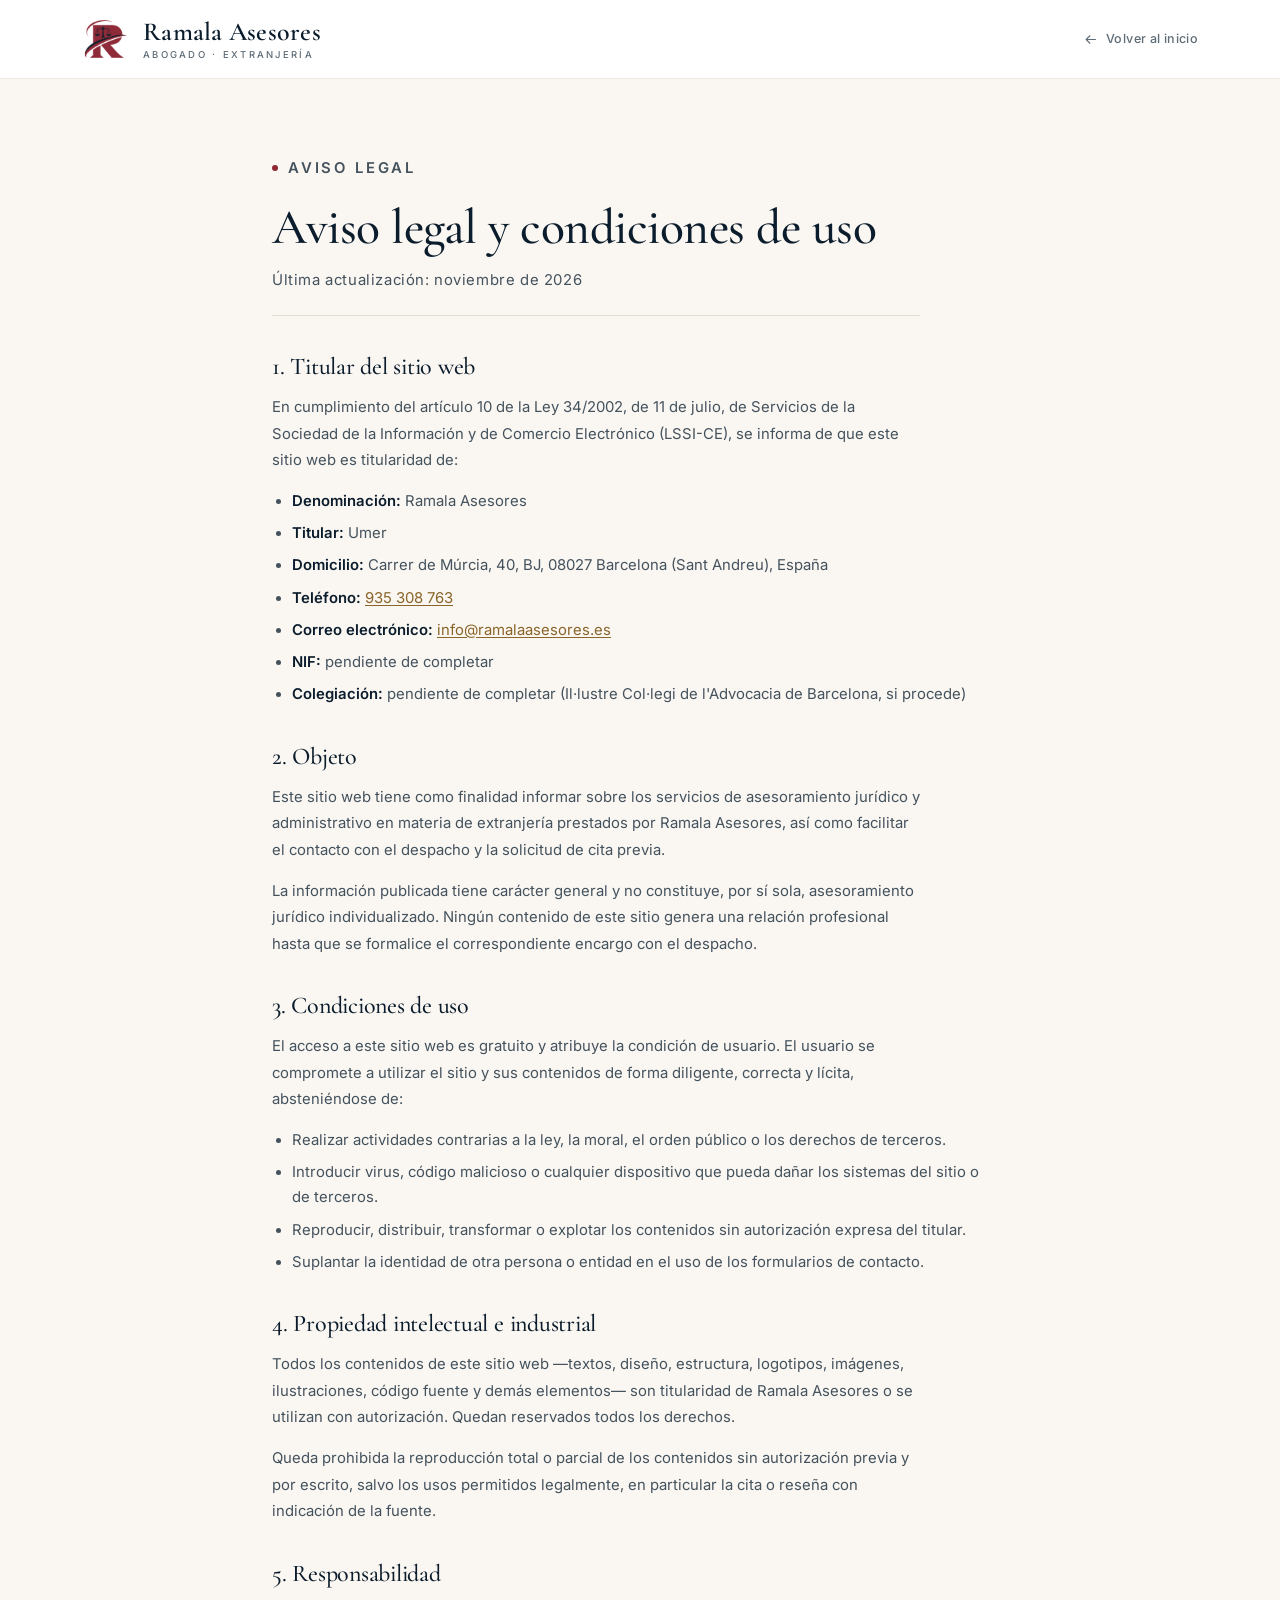
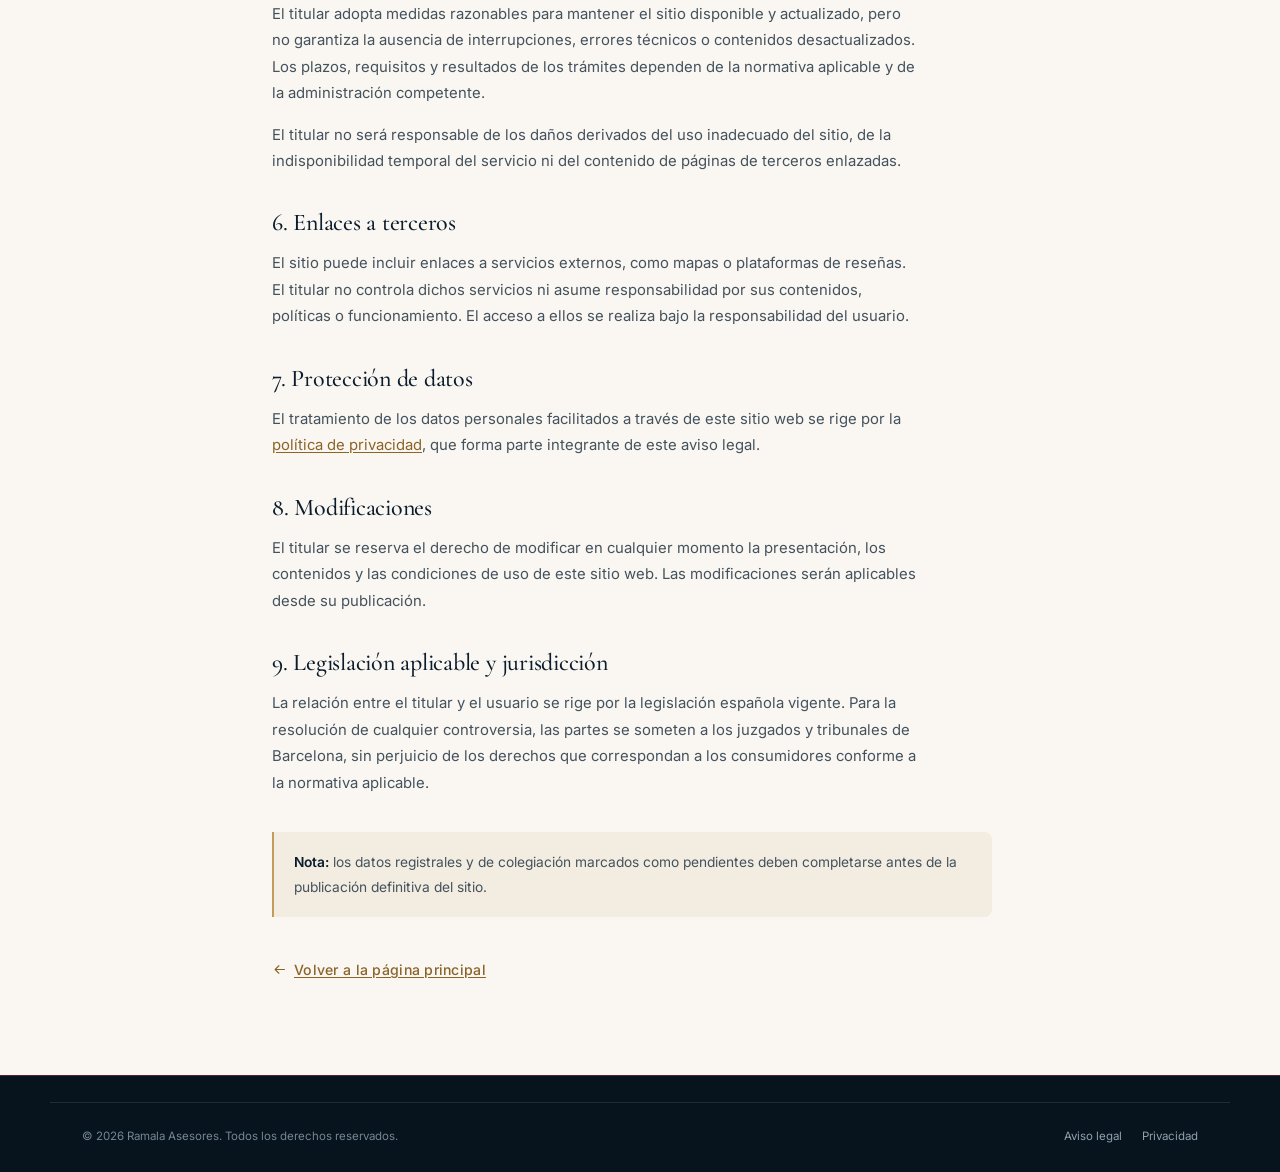
<file: aviso-legal.html>
<!DOCTYPE html>
<html lang="es">
<head>
<meta charset="UTF-8">
<meta name="viewport" content="width=device-width, initial-scale=1">
<title>Aviso legal | Ramala Asesores</title>
<meta name="description" content="Aviso legal y condiciones de uso del sitio web de Ramala Asesores, despacho de extranjería en Barcelona.">
<meta name="robots" content="noindex, follow">
<meta name="theme-color" content="#0B1C2C">
<link rel="icon" type="image/png" sizes="64x64" href="assets/favicon.png">
<link rel="apple-touch-icon" href="assets/apple-touch-icon.png">
<link rel="preconnect" href="https://fonts.googleapis.com">
<link rel="preconnect" href="https://fonts.gstatic.com" crossorigin>
<link href="https://fonts.googleapis.com/css2?family=Cormorant+Garamond:ital,wght@0,400;0,500;0,600;1,400&family=Inter:wght@300;400;500;600&display=swap" rel="stylesheet">
<link rel="stylesheet" href="styles.css">
</head>
<body class="legal-body">

<header class="legal-header">
  <div class="container legal-header-inner">
    <a class="brand" href="index.html">
      <img class="brand-mark" src="assets/logo-mark.png" alt="" width="52" height="52">
      <span class="brand-text">
        <span class="brand-name">Ramala Asesores</span>
        <span class="brand-sub">Abogado · Extranjería</span>
      </span>
    </a>
    <a class="legal-back" href="index.html">
      <svg class="ic" aria-hidden="true" style="transform:rotate(180deg)"><use href="#i-arrow"></use></svg>
      Volver al inicio
    </a>
  </div>
</header>

<main class="legal-main">
  <div class="container legal-container">
    <p class="eyebrow"><span class="dot"></span>Aviso legal</p>
    <h1>Aviso legal y condiciones de uso</h1>
    <p class="legal-updated">Última actualización: noviembre de 2026</p>

    <h2>1. Titular del sitio web</h2>
    <p>En cumplimiento del artículo 10 de la Ley 34/2002, de 11 de julio, de Servicios de la Sociedad de la Información y de Comercio Electrónico (LSSI-CE), se informa de que este sitio web es titularidad de:</p>
    <ul>
      <li><strong>Denominación:</strong> Ramala Asesores</li>
      <li><strong>Titular:</strong> Umer</li>
      <li><strong>Domicilio:</strong> Carrer de Múrcia, 40, BJ, 08027 Barcelona (Sant Andreu), España</li>
      <li><strong>Teléfono:</strong> <a href="tel:+34935308763">935 308 763</a></li>
      <li><strong>Correo electrónico:</strong> <a href="mailto:info@ramalaasesores.es">info@ramalaasesores.es</a></li>
      <li><strong>NIF:</strong> pendiente de completar</li>
      <li><strong>Colegiación:</strong> pendiente de completar (Il·lustre Col·legi de l'Advocacia de Barcelona, si procede)</li>
    </ul>

    <h2>2. Objeto</h2>
    <p>Este sitio web tiene como finalidad informar sobre los servicios de asesoramiento jurídico y administrativo en materia de extranjería prestados por Ramala Asesores, así como facilitar el contacto con el despacho y la solicitud de cita previa.</p>
    <p>La información publicada tiene carácter general y no constituye, por sí sola, asesoramiento jurídico individualizado. Ningún contenido de este sitio genera una relación profesional hasta que se formalice el correspondiente encargo con el despacho.</p>

    <h2>3. Condiciones de uso</h2>
    <p>El acceso a este sitio web es gratuito y atribuye la condición de usuario. El usuario se compromete a utilizar el sitio y sus contenidos de forma diligente, correcta y lícita, absteniéndose de:</p>
    <ul>
      <li>Realizar actividades contrarias a la ley, la moral, el orden público o los derechos de terceros.</li>
      <li>Introducir virus, código malicioso o cualquier dispositivo que pueda dañar los sistemas del sitio o de terceros.</li>
      <li>Reproducir, distribuir, transformar o explotar los contenidos sin autorización expresa del titular.</li>
      <li>Suplantar la identidad de otra persona o entidad en el uso de los formularios de contacto.</li>
    </ul>

    <h2>4. Propiedad intelectual e industrial</h2>
    <p>Todos los contenidos de este sitio web —textos, diseño, estructura, logotipos, imágenes, ilustraciones, código fuente y demás elementos— son titularidad de Ramala Asesores o se utilizan con autorización. Quedan reservados todos los derechos.</p>
    <p>Queda prohibida la reproducción total o parcial de los contenidos sin autorización previa y por escrito, salvo los usos permitidos legalmente, en particular la cita o reseña con indicación de la fuente.</p>

    <h2>5. Responsabilidad</h2>
    <p>El titular adopta medidas razonables para mantener el sitio disponible y actualizado, pero no garantiza la ausencia de interrupciones, errores técnicos o contenidos desactualizados. Los plazos, requisitos y resultados de los trámites dependen de la normativa aplicable y de la administración competente.</p>
    <p>El titular no será responsable de los daños derivados del uso inadecuado del sitio, de la indisponibilidad temporal del servicio ni del contenido de páginas de terceros enlazadas.</p>

    <h2>6. Enlaces a terceros</h2>
    <p>El sitio puede incluir enlaces a servicios externos, como mapas o plataformas de reseñas. El titular no controla dichos servicios ni asume responsabilidad por sus contenidos, políticas o funcionamiento. El acceso a ellos se realiza bajo la responsabilidad del usuario.</p>

    <h2>7. Protección de datos</h2>
    <p>El tratamiento de los datos personales facilitados a través de este sitio web se rige por la <a href="privacidad.html">política de privacidad</a>, que forma parte integrante de este aviso legal.</p>

    <h2>8. Modificaciones</h2>
    <p>El titular se reserva el derecho de modificar en cualquier momento la presentación, los contenidos y las condiciones de uso de este sitio web. Las modificaciones serán aplicables desde su publicación.</p>

    <h2>9. Legislación aplicable y jurisdicción</h2>
    <p>La relación entre el titular y el usuario se rige por la legislación española vigente. Para la resolución de cualquier controversia, las partes se someten a los juzgados y tribunales de Barcelona, sin perjuicio de los derechos que correspondan a los consumidores conforme a la normativa aplicable.</p>

    <div class="legal-note">
      <p><strong>Nota:</strong> los datos registrales y de colegiación marcados como pendientes deben completarse antes de la publicación definitiva del sitio.</p>
    </div>

    <p class="legal-footer-link"><a class="text-link" href="index.html"><svg class="ic" aria-hidden="true" style="transform:rotate(180deg)"><use href="#i-arrow"></use></svg>Volver a la página principal</a></p>
  </div>
</main>

<footer class="site-footer legal-site-footer">
  <div class="container footer-bottom">
    <p>© <span id="year">2026</span> Ramala Asesores. Todos los derechos reservados.</p>
    <ul class="footer-legal">
      <li><a href="aviso-legal.html">Aviso legal</a></li>
      <li><a href="privacidad.html">Privacidad</a></li>
    </ul>
  </div>
</footer>

<svg width="0" height="0" style="position:absolute" aria-hidden="true" focusable="false">
  <defs>
    <symbol id="i-arrow" viewBox="0 0 24 24"><path d="M4 12h15M13 6l6 6-6 6" fill="none" stroke="currentColor" stroke-width="1.7" stroke-linecap="round" stroke-linejoin="round"/></symbol>
  </defs>
</svg>

<script>
  document.getElementById("year").textContent = new Date().getFullYear();
</script>
</body>
</html>
</file>
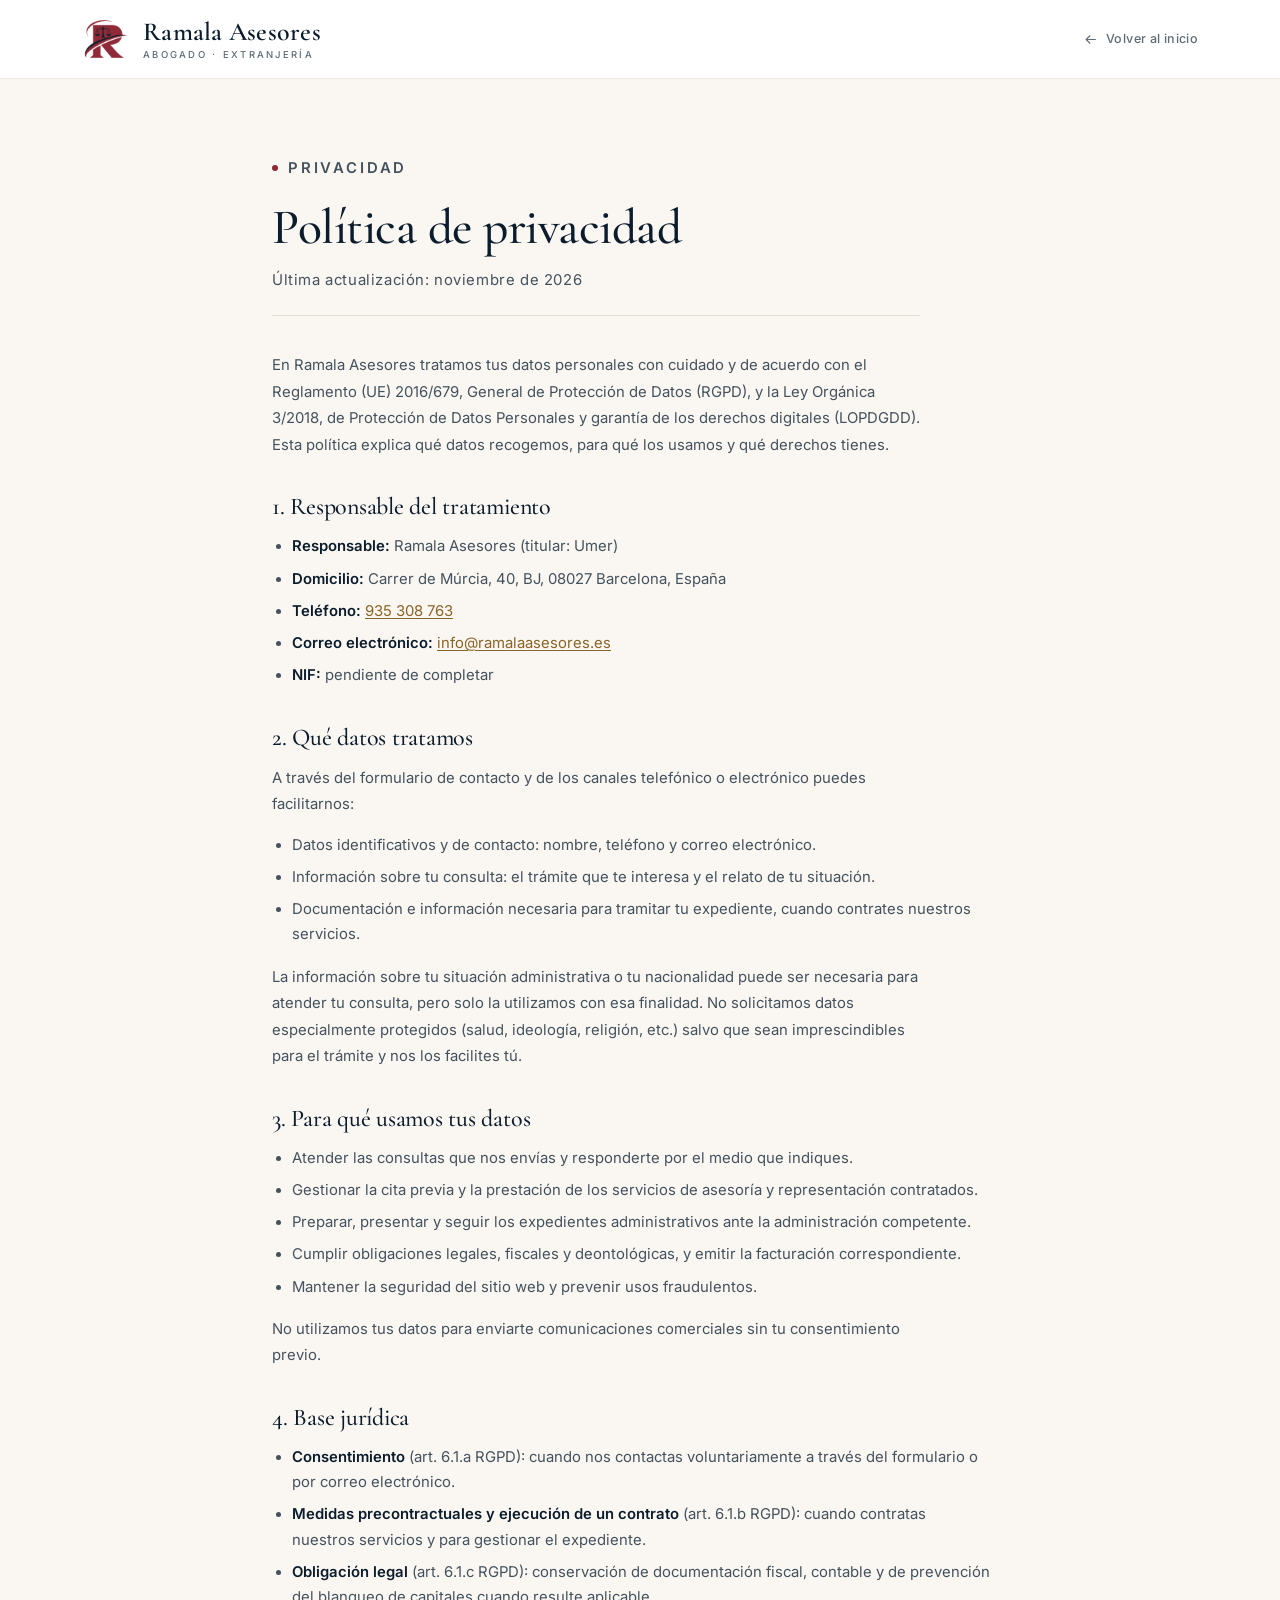
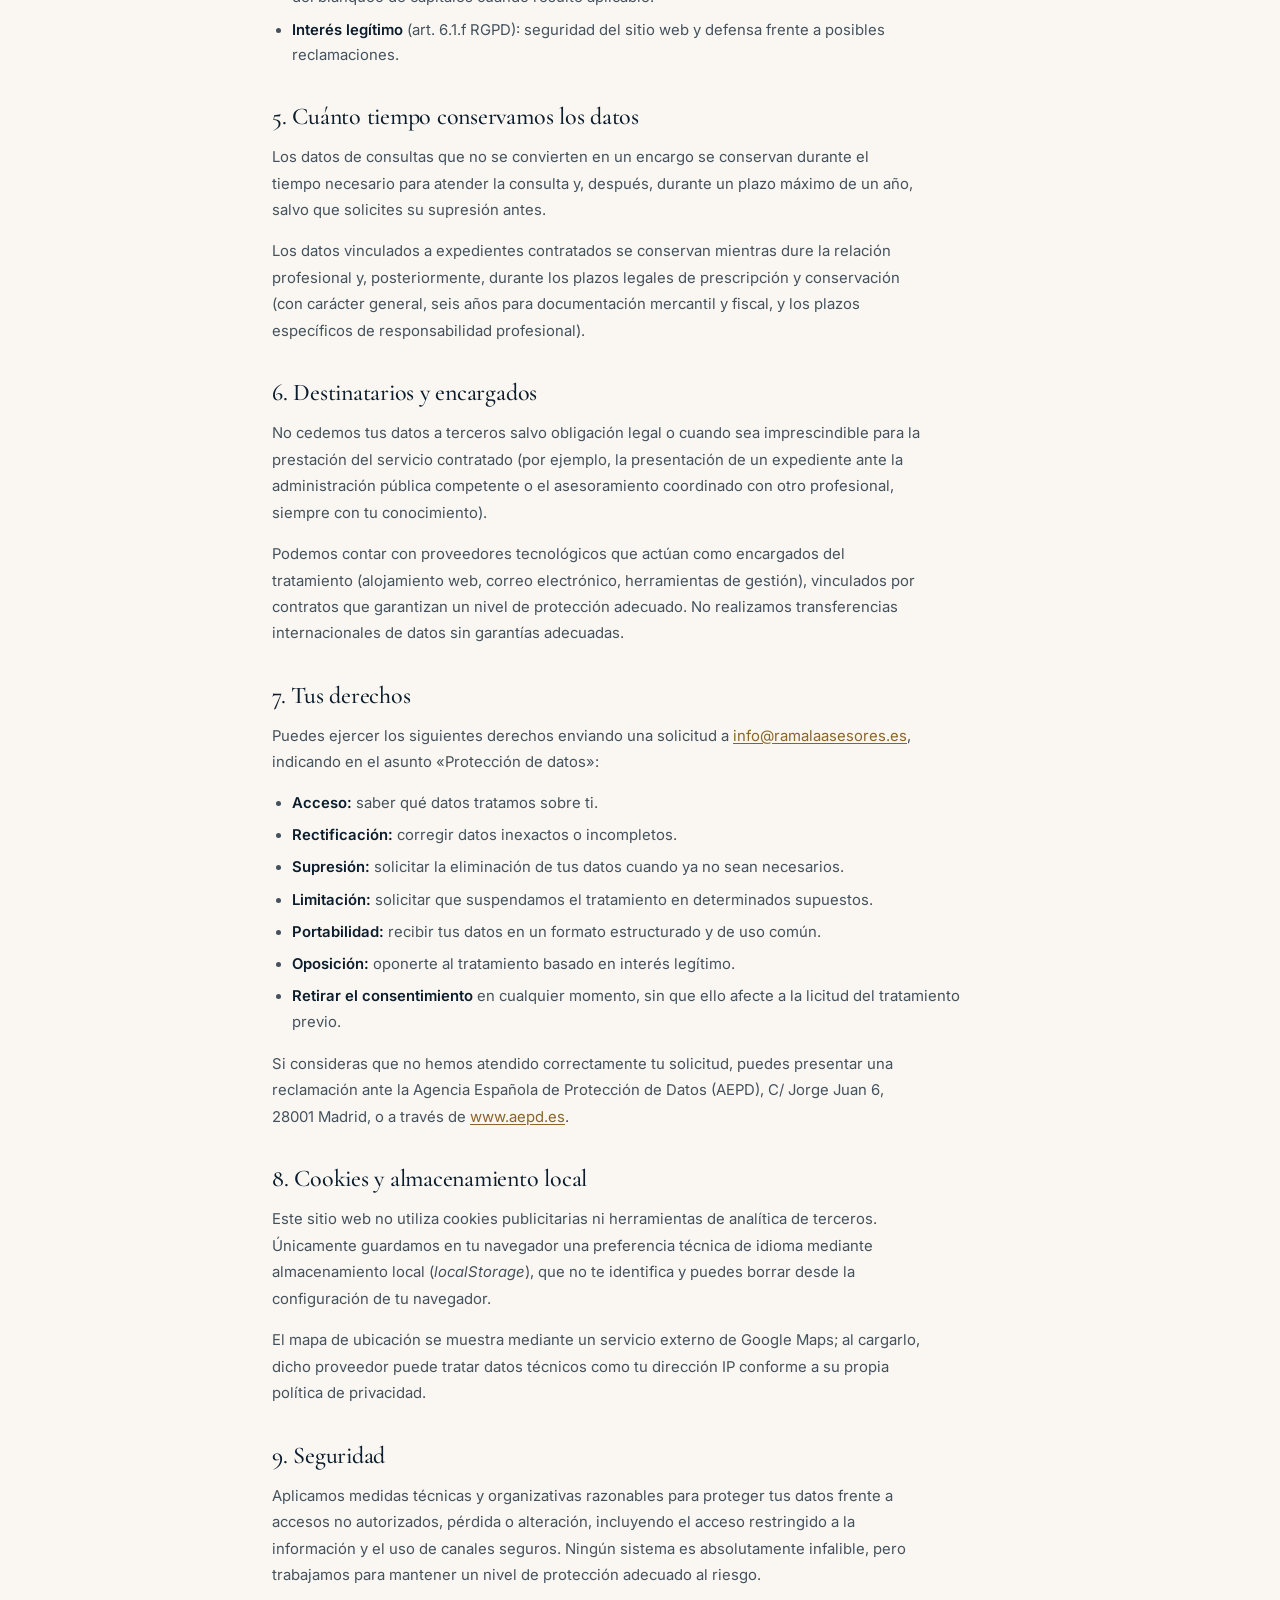
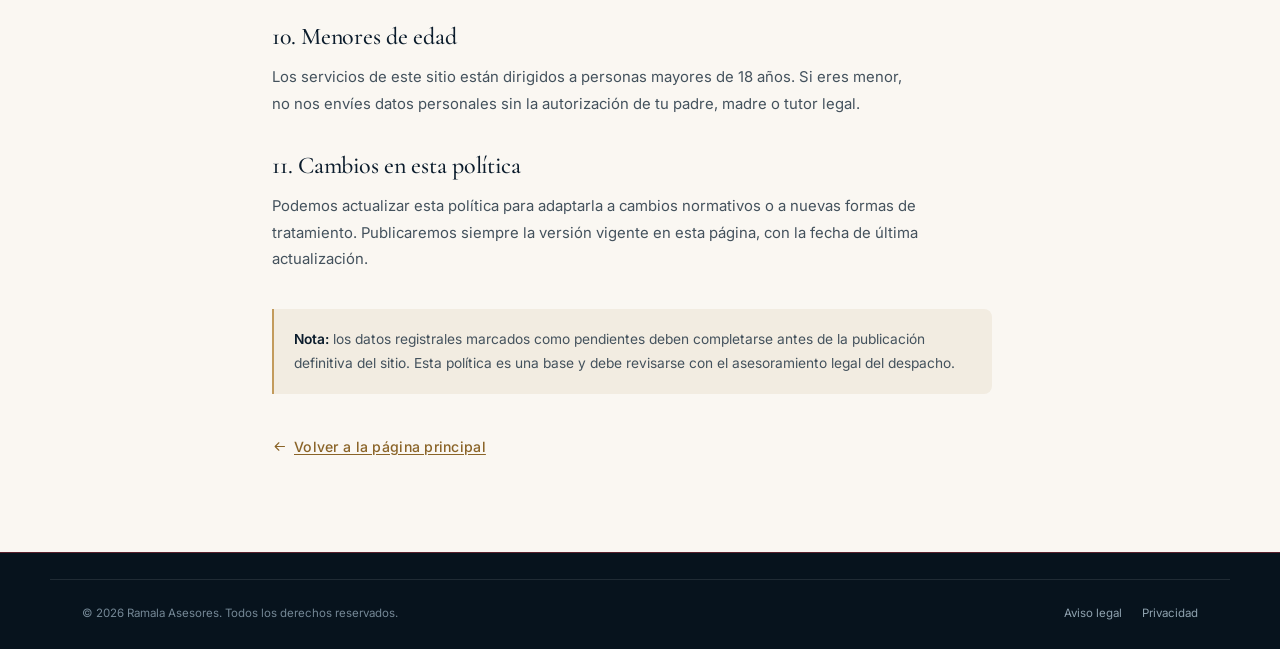
<file: privacidad.html>
<!DOCTYPE html>
<html lang="es">
<head>
<meta charset="UTF-8">
<meta name="viewport" content="width=device-width, initial-scale=1">
<title>Política de privacidad | Ramala Asesores</title>
<meta name="description" content="Política de privacidad de Ramala Asesores: cómo tratamos los datos personales de las personas que contactan con el despacho.">
<meta name="robots" content="noindex, follow">
<meta name="theme-color" content="#0B1C2C">
<link rel="icon" type="image/png" sizes="64x64" href="assets/favicon.png">
<link rel="apple-touch-icon" href="assets/apple-touch-icon.png">
<link rel="preconnect" href="https://fonts.googleapis.com">
<link rel="preconnect" href="https://fonts.gstatic.com" crossorigin>
<link href="https://fonts.googleapis.com/css2?family=Cormorant+Garamond:ital,wght@0,400;0,500;0,600;1,400&family=Inter:wght@300;400;500;600&display=swap" rel="stylesheet">
<link rel="stylesheet" href="styles.css">
</head>
<body class="legal-body">

<header class="legal-header">
  <div class="container legal-header-inner">
    <a class="brand" href="index.html">
      <img class="brand-mark" src="assets/logo-mark.png" alt="" width="52" height="52">
      <span class="brand-text">
        <span class="brand-name">Ramala Asesores</span>
        <span class="brand-sub">Abogado · Extranjería</span>
      </span>
    </a>
    <a class="legal-back" href="index.html">
      <svg class="ic" aria-hidden="true" style="transform:rotate(180deg)"><use href="#i-arrow"></use></svg>
      Volver al inicio
    </a>
  </div>
</header>

<main class="legal-main">
  <div class="container legal-container">
    <p class="eyebrow"><span class="dot"></span>Privacidad</p>
    <h1>Política de privacidad</h1>
    <p class="legal-updated">Última actualización: noviembre de 2026</p>

    <p>En Ramala Asesores tratamos tus datos personales con cuidado y de acuerdo con el Reglamento (UE) 2016/679, General de Protección de Datos (RGPD), y la Ley Orgánica 3/2018, de Protección de Datos Personales y garantía de los derechos digitales (LOPDGDD). Esta política explica qué datos recogemos, para qué los usamos y qué derechos tienes.</p>

    <h2>1. Responsable del tratamiento</h2>
    <ul>
      <li><strong>Responsable:</strong> Ramala Asesores (titular: Umer)</li>
      <li><strong>Domicilio:</strong> Carrer de Múrcia, 40, BJ, 08027 Barcelona, España</li>
      <li><strong>Teléfono:</strong> <a href="tel:+34935308763">935 308 763</a></li>
      <li><strong>Correo electrónico:</strong> <a href="mailto:info@ramalaasesores.es">info@ramalaasesores.es</a></li>
      <li><strong>NIF:</strong> pendiente de completar</li>
    </ul>

    <h2>2. Qué datos tratamos</h2>
    <p>A través del formulario de contacto y de los canales telefónico o electrónico puedes facilitarnos:</p>
    <ul>
      <li>Datos identificativos y de contacto: nombre, teléfono y correo electrónico.</li>
      <li>Información sobre tu consulta: el trámite que te interesa y el relato de tu situación.</li>
      <li>Documentación e información necesaria para tramitar tu expediente, cuando contrates nuestros servicios.</li>
    </ul>
    <p>La información sobre tu situación administrativa o tu nacionalidad puede ser necesaria para atender tu consulta, pero solo la utilizamos con esa finalidad. No solicitamos datos especialmente protegidos (salud, ideología, religión, etc.) salvo que sean imprescindibles para el trámite y nos los facilites tú.</p>

    <h2>3. Para qué usamos tus datos</h2>
    <ul>
      <li>Atender las consultas que nos envías y responderte por el medio que indiques.</li>
      <li>Gestionar la cita previa y la prestación de los servicios de asesoría y representación contratados.</li>
      <li>Preparar, presentar y seguir los expedientes administrativos ante la administración competente.</li>
      <li>Cumplir obligaciones legales, fiscales y deontológicas, y emitir la facturación correspondiente.</li>
      <li>Mantener la seguridad del sitio web y prevenir usos fraudulentos.</li>
    </ul>
    <p>No utilizamos tus datos para enviarte comunicaciones comerciales sin tu consentimiento previo.</p>

    <h2>4. Base jurídica</h2>
    <ul>
      <li><strong>Consentimiento</strong> (art. 6.1.a RGPD): cuando nos contactas voluntariamente a través del formulario o por correo electrónico.</li>
      <li><strong>Medidas precontractuales y ejecución de un contrato</strong> (art. 6.1.b RGPD): cuando contratas nuestros servicios y para gestionar el expediente.</li>
      <li><strong>Obligación legal</strong> (art. 6.1.c RGPD): conservación de documentación fiscal, contable y de prevención del blanqueo de capitales cuando resulte aplicable.</li>
      <li><strong>Interés legítimo</strong> (art. 6.1.f RGPD): seguridad del sitio web y defensa frente a posibles reclamaciones.</li>
    </ul>

    <h2>5. Cuánto tiempo conservamos los datos</h2>
    <p>Los datos de consultas que no se convierten en un encargo se conservan durante el tiempo necesario para atender la consulta y, después, durante un plazo máximo de un año, salvo que solicites su supresión antes.</p>
    <p>Los datos vinculados a expedientes contratados se conservan mientras dure la relación profesional y, posteriormente, durante los plazos legales de prescripción y conservación (con carácter general, seis años para documentación mercantil y fiscal, y los plazos específicos de responsabilidad profesional).</p>

    <h2>6. Destinatarios y encargados</h2>
    <p>No cedemos tus datos a terceros salvo obligación legal o cuando sea imprescindible para la prestación del servicio contratado (por ejemplo, la presentación de un expediente ante la administración pública competente o el asesoramiento coordinado con otro profesional, siempre con tu conocimiento).</p>
    <p>Podemos contar con proveedores tecnológicos que actúan como encargados del tratamiento (alojamiento web, correo electrónico, herramientas de gestión), vinculados por contratos que garantizan un nivel de protección adecuado. No realizamos transferencias internacionales de datos sin garantías adecuadas.</p>

    <h2>7. Tus derechos</h2>
    <p>Puedes ejercer los siguientes derechos enviando una solicitud a <a href="mailto:info@ramalaasesores.es">info@ramalaasesores.es</a>, indicando en el asunto «Protección de datos»:</p>
    <ul>
      <li><strong>Acceso:</strong> saber qué datos tratamos sobre ti.</li>
      <li><strong>Rectificación:</strong> corregir datos inexactos o incompletos.</li>
      <li><strong>Supresión:</strong> solicitar la eliminación de tus datos cuando ya no sean necesarios.</li>
      <li><strong>Limitación:</strong> solicitar que suspendamos el tratamiento en determinados supuestos.</li>
      <li><strong>Portabilidad:</strong> recibir tus datos en un formato estructurado y de uso común.</li>
      <li><strong>Oposición:</strong> oponerte al tratamiento basado en interés legítimo.</li>
      <li><strong>Retirar el consentimiento</strong> en cualquier momento, sin que ello afecte a la licitud del tratamiento previo.</li>
    </ul>
    <p>Si consideras que no hemos atendido correctamente tu solicitud, puedes presentar una reclamación ante la Agencia Española de Protección de Datos (AEPD), C/ Jorge Juan 6, 28001 Madrid, o a través de <a href="https://www.aepd.es" target="_blank" rel="noopener">www.aepd.es</a>.</p>

    <h2>8. Cookies y almacenamiento local</h2>
    <p>Este sitio web no utiliza cookies publicitarias ni herramientas de analítica de terceros. Únicamente guardamos en tu navegador una preferencia técnica de idioma mediante almacenamiento local (<em>localStorage</em>), que no te identifica y puedes borrar desde la configuración de tu navegador.</p>
    <p>El mapa de ubicación se muestra mediante un servicio externo de Google Maps; al cargarlo, dicho proveedor puede tratar datos técnicos como tu dirección IP conforme a su propia política de privacidad.</p>

    <h2>9. Seguridad</h2>
    <p>Aplicamos medidas técnicas y organizativas razonables para proteger tus datos frente a accesos no autorizados, pérdida o alteración, incluyendo el acceso restringido a la información y el uso de canales seguros. Ningún sistema es absolutamente infalible, pero trabajamos para mantener un nivel de protección adecuado al riesgo.</p>

    <h2>10. Menores de edad</h2>
    <p>Los servicios de este sitio están dirigidos a personas mayores de 18 años. Si eres menor, no nos envíes datos personales sin la autorización de tu padre, madre o tutor legal.</p>

    <h2>11. Cambios en esta política</h2>
    <p>Podemos actualizar esta política para adaptarla a cambios normativos o a nuevas formas de tratamiento. Publicaremos siempre la versión vigente en esta página, con la fecha de última actualización.</p>

    <div class="legal-note">
      <p><strong>Nota:</strong> los datos registrales marcados como pendientes deben completarse antes de la publicación definitiva del sitio. Esta política es una base y debe revisarse con el asesoramiento legal del despacho.</p>
    </div>

    <p class="legal-footer-link"><a class="text-link" href="index.html"><svg class="ic" aria-hidden="true" style="transform:rotate(180deg)"><use href="#i-arrow"></use></svg>Volver a la página principal</a></p>
  </div>
</main>

<footer class="site-footer legal-site-footer">
  <div class="container footer-bottom">
    <p>© <span id="year">2026</span> Ramala Asesores. Todos los derechos reservados.</p>
    <ul class="footer-legal">
      <li><a href="aviso-legal.html">Aviso legal</a></li>
      <li><a href="privacidad.html">Privacidad</a></li>
    </ul>
  </div>
</footer>

<svg width="0" height="0" style="position:absolute" aria-hidden="true" focusable="false">
  <defs>
    <symbol id="i-arrow" viewBox="0 0 24 24"><path d="M4 12h15M13 6l6 6-6 6" fill="none" stroke="currentColor" stroke-width="1.7" stroke-linecap="round" stroke-linejoin="round"/></symbol>
  </defs>
</svg>

<script>
  document.getElementById("year").textContent = new Date().getFullYear();
</script>
</body>
</html>
</file>
<file: styles.css>
/* =========================================================
   Ramala Asesores — styles
   ========================================================= */

:root {
  --ink: #0B1C2C;
  --ink-deep: #07131D;
  --navy: #10283C;
  --navy-soft: #17334A;
  --gold: #C39B5C;
  --gold-soft: #E2C898;
  --gold-deep: #8A6428;
  --wine: #8E2836;
  --wine-soft: #D98A94;
  --sand: #F2ECE1;
  --cream: #FAF7F2;
  --white: #FFFFFF;
  --muted: #5E6C77;
  --muted-light: #A9B6C2;
  --line: #E4DCD0;
  --line-soft: #EFE9DF;
  --line-dark: rgba(255, 255, 255, 0.14);
  --serif: "Cormorant Garamond", Georgia, "Times New Roman", serif;
  --sans: "Inter", -apple-system, BlinkMacSystemFont, "Segoe UI", Roboto, sans-serif;
  --container: 1180px;
  --radius: 18px;
  --radius-sm: 12px;
  --shadow-sm: 0 2px 10px rgba(9, 24, 38, 0.05);
  --shadow: 0 30px 70px -40px rgba(8, 24, 39, 0.45);
  --shadow-card: 0 18px 50px -30px rgba(8, 24, 39, 0.35);
}

*,
*::before,
*::after { box-sizing: border-box; }

html {
  -webkit-text-size-adjust: 100%;
  scroll-behavior: smooth;
  overflow-x: clip;
}

body {
  margin: 0;
  font-family: var(--sans);
  font-size: 16px;
  line-height: 1.65;
  color: var(--ink);
  background: var(--white);
  -webkit-font-smoothing: antialiased;
  overflow-x: hidden;
}

body.no-scroll { overflow: hidden; }

img, svg, iframe { max-width: 100%; }
svg { display: block; }

a {
  color: inherit;
  text-decoration: none;
}

p { margin: 0 0 1em; }
p:last-child { margin-bottom: 0; }

h1, h2, h3, h4 {
  margin: 0;
  font-family: var(--serif);
  font-weight: 500;
  line-height: 1.08;
  letter-spacing: -0.01em;
}

h1 { font-size: clamp(2.75rem, 5.3vw, 4.75rem); }
h2 { font-size: clamp(2.05rem, 3.6vw, 3.15rem); }
h3 { font-size: 1.35rem; }

ul, ol { margin: 0; padding: 0; list-style: none; }

::selection {
  background: var(--wine);
  color: var(--white);
}

:focus-visible {
  outline: 2px solid var(--gold-deep);
  outline-offset: 3px;
  border-radius: 4px;
}

.container {
  width: 100%;
  max-width: var(--container);
  margin-inline: auto;
  padding-inline: clamp(20px, 4vw, 32px);
}

.ic {
  width: 18px;
  height: 18px;
  flex: 0 0 auto;
}

/* ---------- Skip link ---------- */
.skip-link {
  position: fixed;
  top: 12px;
  left: 12px;
  z-index: 200;
  padding: 10px 16px;
  background: var(--ink);
  color: var(--white);
  border-radius: 8px;
  transform: translateY(-200%);
  transition: transform 0.2s ease;
}
.skip-link:focus { transform: translateY(0); }

/* ---------- Top bar ---------- */
.topbar {
  background: var(--ink-deep);
  color: var(--muted-light);
  font-size: 12.5px;
  letter-spacing: 0.01em;
  border-bottom: 1px solid rgba(142, 40, 54, 0.55);
}
.topbar-inner {
  display: flex;
  align-items: center;
  justify-content: space-between;
  gap: 20px;
  min-height: 40px;
}
.topbar-item {
  display: inline-flex;
  align-items: center;
  gap: 8px;
  color: var(--muted-light);
  transition: color 0.2s ease;
}
.topbar-item:hover { color: var(--gold-soft); }
.topbar-item .ic { width: 14px; height: 14px; color: var(--gold); }
.topbar-right {
  display: flex;
  align-items: center;
  gap: 22px;
}
.topbar-phone { font-weight: 500; letter-spacing: 0.04em; color: #DCE4EA; }

.open-pill {
  display: inline-flex;
  align-items: center;
  gap: 7px;
  padding: 3px 10px 3px 8px;
  border: 1px solid rgba(255, 255, 255, 0.12);
  border-radius: 999px;
  font-size: 11.5px;
  white-space: nowrap;
}
.open-dot {
  width: 6px;
  height: 6px;
  border-radius: 50%;
  background: #7FBF8C;
  box-shadow: 0 0 0 3px rgba(127, 191, 140, 0.16);
}
.open-pill.is-closed .open-dot {
  background: #C98A72;
  box-shadow: 0 0 0 3px rgba(201, 138, 114, 0.16);
}

/* ---------- Header ---------- */
.site-header {
  position: sticky;
  top: 0;
  z-index: 50;
  background: rgba(255, 255, 255, 0.96);
  backdrop-filter: blur(12px);
  border-bottom: 1px solid var(--line-soft);
  transition: box-shadow 0.25s ease;
}
.site-header.is-scrolled {
  box-shadow: 0 12px 30px -24px rgba(8, 24, 39, 0.55);
}
.header-inner {
  display: flex;
  align-items: center;
  justify-content: space-between;
  gap: 24px;
  min-height: 82px;
}

.brand {
  display: inline-flex;
  align-items: center;
  gap: 13px;
  color: var(--ink);
  flex: 0 0 auto;
}
.brand-mark {
  width: 48px;
  height: 48px;
  object-fit: contain;
  flex: 0 0 auto;
}
.brand-text { display: flex; flex-direction: column; line-height: 1; }
.brand-name {
  font-family: var(--serif);
  font-size: 1.62rem;
  font-weight: 600;
  letter-spacing: 0.01em;
  line-height: 1.05;
}
.brand-sub {
  margin-top: 5px;
  font-size: 9.5px;
  font-weight: 500;
  letter-spacing: 0.24em;
  text-transform: uppercase;
  color: var(--muted);
}

.nav-list {
  display: flex;
  align-items: center;
  gap: clamp(16px, 2.2vw, 32px);
}
.nav-list a {
  position: relative;
  display: inline-block;
  padding: 6px 0;
  font-size: 13.5px;
  font-weight: 500;
  letter-spacing: 0.015em;
  color: #33424E;
  transition: color 0.2s ease;
}
.nav-list a::after {
  content: "";
  position: absolute;
  left: 0;
  bottom: 0;
  width: 100%;
  height: 1.5px;
  background: linear-gradient(90deg, var(--gold), var(--wine));
  transform: scaleX(0);
  transform-origin: left;
  transition: transform 0.3s ease;
}
.nav-list a:hover,
.nav-list a.is-active { color: var(--ink); }
.nav-list a:hover::after,
.nav-list a.is-active::after { transform: scaleX(1); }

.header-actions {
  display: flex;
  align-items: center;
  gap: 16px;
  flex: 0 0 auto;
}

.lang-switch {
  display: inline-flex;
  align-items: center;
  padding: 3px;
  border: 1px solid var(--line);
  border-radius: 999px;
  background: var(--white);
  font-size: 10.5px;
  font-weight: 600;
  letter-spacing: 0.1em;
  flex: 0 0 auto;
}
.lang-switch button {
  min-width: 34px;
  padding: 6px 8px;
  border: 0;
  border-radius: 999px;
  background: none;
  font: inherit;
  line-height: 1;
  letter-spacing: inherit;
  color: #6B7780;
  cursor: pointer;
  transition: color 0.2s ease, background 0.2s ease, box-shadow 0.2s ease;
}
.lang-switch button:hover { color: var(--ink); }
.lang-switch button.is-active {
  color: var(--white);
  background: var(--wine);
  box-shadow: 0 6px 14px -9px rgba(142, 40, 54, 0.95);
}
.lang-switch-header { display: none; }

/* Dark version, for the top bar */
.lang-switch-top {
  border-color: rgba(255, 255, 255, 0.22);
  background: rgba(255, 255, 255, 0.07);
}
.lang-switch-top button { color: #B9C6D0; }
.lang-switch-top button:hover { color: var(--white); }
.lang-switch-top button.is-active {
  color: var(--ink-deep);
  background: var(--gold);
  box-shadow: none;
}

.nav-toggle {
  display: none;
  flex-direction: column;
  justify-content: center;
  gap: 5px;
  width: 42px;
  height: 42px;
  padding: 0 10px;
  border: 1px solid var(--line);
  border-radius: 10px;
  background: var(--white);
  cursor: pointer;
}
.nav-toggle span {
  display: block;
  width: 100%;
  height: 1.6px;
  background: var(--ink);
  transition: transform 0.25s ease, opacity 0.2s ease;
}
.nav-toggle[aria-expanded="true"] span:nth-child(1) { transform: translateY(6.6px) rotate(45deg); }
.nav-toggle[aria-expanded="true"] span:nth-child(2) { opacity: 0; }
.nav-toggle[aria-expanded="true"] span:nth-child(3) { transform: translateY(-6.6px) rotate(-45deg); }

.nav-drawer-foot { display: none; }

/* ---------- Buttons ---------- */
.btn {
  display: inline-flex;
  align-items: center;
  justify-content: center;
  gap: 10px;
  padding: 15px 26px;
  border: 1px solid transparent;
  border-radius: 999px;
  font-family: var(--sans);
  font-size: 13.5px;
  font-weight: 600;
  letter-spacing: 0.03em;
  line-height: 1;
  text-align: center;
  cursor: pointer;
  transition: background 0.25s ease, color 0.25s ease, border-color 0.25s ease, transform 0.25s ease, box-shadow 0.25s ease;
}
.btn:hover { transform: translateY(-2px); }
.btn .ic { width: 16px; height: 16px; }

.btn-primary {
  background: var(--ink);
  color: var(--white);
  box-shadow: 0 14px 30px -20px rgba(8, 24, 39, 0.9);
}
.btn-primary:hover { background: var(--wine); }

.btn-gold {
  background: var(--gold);
  color: var(--ink-deep);
  box-shadow: 0 16px 34px -20px rgba(195, 155, 92, 0.8);
}
.btn-gold:hover { background: var(--gold-soft); }

.btn-outline-light {
  border-color: rgba(255, 255, 255, 0.26);
  color: var(--white);
  background: transparent;
}
.btn-outline-light:hover {
  border-color: var(--gold);
  color: var(--gold-soft);
}

.btn-sm { padding: 11px 20px; font-size: 12.5px; }
.btn-block { width: 100%; }

/* ---------- Hero ---------- */
.hero {
  position: relative;
  overflow: hidden;
  background: var(--ink);
  color: var(--white);
  padding: clamp(56px, 7vw, 92px) 0 clamp(56px, 7vw, 86px);
  isolation: isolate;
}
.hero::before {
  content: "";
  position: absolute;
  inset: 0;
  z-index: -2;
  background:
    radial-gradient(1100px 560px at 82% 8%, rgba(195, 155, 92, 0.16), transparent 62%),
    radial-gradient(760px 500px at 8% 92%, rgba(51, 91, 122, 0.28), transparent 65%),
    linear-gradient(180deg, #0B1C2C 0%, #0A1A29 55%, #091825 100%);
}
.hero::after {
  content: "";
  position: absolute;
  inset: 0;
  z-index: -1;
  opacity: 0.22;
  background-image:
    linear-gradient(rgba(255, 255, 255, 0.045) 1px, transparent 1px),
    linear-gradient(90deg, rgba(255, 255, 255, 0.045) 1px, transparent 1px);
  background-size: 96px 96px;
  mask-image: radial-gradient(circle at 50% 40%, #000 0%, transparent 78%);
}
.hero-glow {
  position: absolute;
  top: -180px;
  right: -110px;
  width: 620px;
  height: 620px;
  border: 1px solid rgba(195, 155, 92, 0.18);
  border-radius: 50%;
  z-index: -1;
}
.hero-glow::before,
.hero-glow::after {
  content: "";
  position: absolute;
  border: 1px solid rgba(195, 155, 92, 0.12);
  border-radius: 50%;
}
.hero-glow::before { inset: 70px; }
.hero-glow::after { inset: 150px; }

.hero-grid {
  display: grid;
  grid-template-columns: 1.06fr 0.94fr;
  align-items: center;
  gap: clamp(36px, 5vw, 76px);
}

.eyebrow {
  display: flex;
  align-items: center;
  gap: 10px;
  margin: 0 0 20px;
  font-size: 11.5px;
  font-weight: 600;
  letter-spacing: 0.19em;
  text-transform: uppercase;
  color: var(--gold-deep);
}
.eyebrow .dot {
  width: 6px;
  height: 6px;
  border-radius: 50%;
  background: var(--wine);
  flex: 0 0 auto;
}
.eyebrow-light { color: var(--gold-soft); }
.eyebrow-light .dot { background: var(--wine-soft); }

.hero h1 {
  margin-bottom: 24px;
  color: var(--white);
  font-weight: 400;
  letter-spacing: -0.015em;
}
.hero h1 em {
  color: var(--gold-soft);
  font-style: italic;
}

.lede {
  max-width: 53ch;
  font-size: clamp(1rem, 1.2vw, 1.08rem);
  font-weight: 300;
  line-height: 1.75;
  color: #C3CDD6;
}

.hero-cta {
  display: flex;
  flex-wrap: wrap;
  gap: 14px;
  margin-top: 34px;
}

.hero-points {
  display: flex;
  flex-wrap: wrap;
  gap: 10px 26px;
  margin-top: 34px;
  padding-top: 26px;
  border-top: 1px solid var(--line-dark);
}
.hero-points li {
  display: flex;
  align-items: center;
  gap: 8px;
  font-size: 12.5px;
  letter-spacing: 0.015em;
  color: #AEBBC6;
}
.hero-points .ic { width: 14px; height: 14px; color: var(--gold); }

/* Hero visual */
.hero-visual {
  position: relative;
  padding: 12px 0 26px;
}
.arch-frame {
  position: relative;
  aspect-ratio: 0.86;
  max-width: 430px;
  margin-left: auto;
  border: 1px solid rgba(195, 155, 92, 0.42);
  border-radius: 999px 999px 22px 22px;
  background:
    radial-gradient(120% 80% at 50% 0%, rgba(195, 155, 92, 0.16), transparent 58%),
    linear-gradient(180deg, #122B40 0%, #0B1F30 60%, #091A28 100%);
  overflow: hidden;
  box-shadow: 0 50px 100px -60px rgba(0, 0, 0, 0.9);
}
.arch-frame::before {
  content: "";
  position: absolute;
  inset: 10px;
  border: 1px solid rgba(195, 155, 92, 0.2);
  border-radius: inherit;
  pointer-events: none;
  z-index: 2;
}
.arch-sky {
  position: absolute;
  inset: 0;
  display: flex;
  align-items: flex-end;
}
.arch-sky svg {
  width: 100%;
  height: 82%;
  color: var(--gold);
  opacity: 0.85;
}
.arch-sky .skyline { filter: drop-shadow(0 8px 30px rgba(195, 155, 92, 0.16)); }
.arch-label {
  position: absolute;
  top: 26px;
  left: 0;
  right: 0;
  text-align: center;
  font-size: 10.5px;
  font-weight: 600;
  letter-spacing: 0.24em;
  text-transform: uppercase;
  color: rgba(226, 200, 152, 0.8);
  z-index: 3;
}

.float-card {
  position: absolute;
  z-index: 4;
  background: rgba(255, 255, 255, 0.97);
  color: var(--ink);
  border-radius: 14px;
  box-shadow: 0 26px 60px -30px rgba(0, 0, 0, 0.6);
  backdrop-filter: blur(6px);
}

.review-float {
  left: -6%;
  bottom: 92px;
  width: 236px;
  padding: 16px 18px 15px;
  transform: rotate(-1.6deg);
}
.review-float p {
  margin: 8px 0 9px;
  font-family: var(--serif);
  font-size: 0.98rem;
  font-style: italic;
  line-height: 1.35;
  color: #22303C;
}
.review-float > span {
  font-size: 10.5px;
  letter-spacing: 0.06em;
  text-transform: uppercase;
  color: var(--muted);
}

.stars {
  display: inline-flex;
  gap: 2px;
  color: var(--gold-deep);
}
.stars .star { width: 13px; height: 13px; }

.status-float {
  right: 2%;
  top: 34px;
  display: flex;
  align-items: center;
  gap: 11px;
  padding: 12px 16px;
}
.status-dot {
  width: 8px;
  height: 8px;
  border-radius: 50%;
  background: #4E9C63;
  box-shadow: 0 0 0 4px rgba(78, 156, 99, 0.16);
  flex: 0 0 auto;
}
.status-dot.is-closed {
  background: #B87460;
  box-shadow: 0 0 0 4px rgba(184, 116, 96, 0.16);
}
.status-float div { display: flex; flex-direction: column; line-height: 1.25; }
.status-float strong { font-size: 12.5px; font-weight: 600; }
.status-float span:last-child { font-size: 10.5px; letter-spacing: 0.03em; color: var(--muted); }

.hero-rule {
  position: absolute;
  left: 0;
  right: 0;
  bottom: 0;
  height: 1px;
  background: linear-gradient(90deg, transparent, rgba(195, 155, 92, 0.5), transparent);
}

/* ---------- Marquee strip ---------- */
.strip {
  background: var(--sand);
  border-bottom: 1px solid var(--line);
  overflow: hidden;
  padding: 15px 0;
}
.strip-track {
  display: flex;
  align-items: center;
  gap: 28px;
  width: max-content;
  animation: marquee 46s linear infinite;
}
.strip:hover .strip-track { animation-play-state: paused; }
.strip span {
  font-family: var(--serif);
  font-size: 1.02rem;
  letter-spacing: 0.06em;
  color: #45525D;
  white-space: nowrap;
}
.strip .sep {
  font-size: 0.5rem;
  color: var(--gold-deep);
  opacity: 0.7;
}
@keyframes marquee {
  from { transform: translateX(0); }
  to { transform: translateX(-50%); }
}

/* ---------- Sections ---------- */
.section {
  padding: clamp(74px, 9vw, 118px) 0;
  scroll-margin-top: 90px;
}
.section-sand { background: var(--sand); }
.section-cream { background: var(--cream); }
.section-ink {
  background: var(--ink);
  color: var(--white);
}

.section-head {
  display: grid;
  grid-template-columns: 1.3fr 0.7fr;
  align-items: end;
  gap: clamp(28px, 5vw, 72px);
  margin-bottom: clamp(40px, 5vw, 62px);
}
.section-head h2 { max-width: 22ch; }
.section-lede {
  font-size: 0.98rem;
  line-height: 1.75;
  color: var(--muted);
  padding-bottom: 6px;
}
.section-ink .section-lede { color: #AEBBC6; }

/* ---------- Services ---------- */
.service-grid {
  display: grid;
  grid-template-columns: repeat(3, 1fr);
  gap: 20px;
}
.service-card {
  position: relative;
  display: flex;
  flex-direction: column;
  padding: 34px 30px 30px;
  background: var(--white);
  border: 1px solid var(--line);
  border-radius: var(--radius);
  transition: transform 0.3s ease, box-shadow 0.3s ease, border-color 0.3s ease;
  overflow: hidden;
}
.service-card::before {
  content: "";
  position: absolute;
  top: 0;
  left: 0;
  right: 0;
  height: 2px;
  background: linear-gradient(90deg, var(--gold), transparent);
  transform: scaleX(0);
  transform-origin: left;
  transition: transform 0.4s ease;
}
.service-card:hover {
  transform: translateY(-4px);
  box-shadow: var(--shadow-card);
  border-color: #D8CBB8;
}
.service-card:hover::before { transform: scaleX(1); }

.service-icon {
  display: inline-flex;
  align-items: center;
  justify-content: center;
  width: 52px;
  height: 52px;
  margin-bottom: 22px;
  border: 1px solid rgba(195, 155, 92, 0.42);
  border-radius: 13px;
  background: linear-gradient(150deg, rgba(195, 155, 92, 0.14), rgba(195, 155, 92, 0.03));
  color: var(--gold-deep);
}
.service-icon svg { width: 25px; height: 25px; }
.service-card h3 {
  margin-bottom: 10px;
  font-size: 1.42rem;
}
.service-card p {
  margin-bottom: 22px;
  font-size: 0.92rem;
  line-height: 1.65;
  color: var(--muted);
}
.text-link {
  display: inline-flex;
  align-items: center;
  gap: 7px;
  margin-top: auto;
  font-size: 12px;
  font-weight: 600;
  letter-spacing: 0.06em;
  text-transform: uppercase;
  color: var(--gold-deep);
}
.text-link .ic {
  width: 15px;
  height: 15px;
  transition: transform 0.25s ease;
}
.text-link:hover { color: var(--wine); }
.text-link:hover .ic { transform: translateX(4px); }
.text-link-dark { color: var(--ink); }
.text-link-dark:hover { color: var(--wine); }
.text-link-light { color: var(--gold-soft); }
.text-link-light:hover { color: #fff; }

/* ---------- Process ---------- */
.steps {
  display: grid;
  grid-template-columns: repeat(4, 1fr);
  gap: 0;
  border-top: 1px solid #DCD2C4;
}
.step {
  position: relative;
  padding: 30px 28px 0 0;
}
.step + .step { padding-left: 28px; }
.step + .step::before {
  content: "";
  position: absolute;
  left: 0;
  top: 30px;
  bottom: 4px;
  width: 1px;
  background: #DCD2C4;
}
.step-num {
  display: block;
  margin-bottom: 34px;
  font-family: var(--serif);
  font-size: 2.9rem;
  font-style: italic;
  line-height: 1;
  color: var(--gold-deep);
  opacity: 0.85;
}
.step h3 { margin-bottom: 10px; font-size: 1.28rem; }
.step p { font-size: 0.9rem; line-height: 1.7; color: var(--muted); }

/* ---------- About ---------- */
.about-grid {
  display: grid;
  grid-template-columns: 0.9fr 1.1fr;
  align-items: center;
  gap: clamp(38px, 6vw, 86px);
}
.about-visual {
  position: relative;
  display: flex;
  flex-direction: column;
  gap: 18px;
}
.about-card {
  position: relative;
  padding: 46px 40px 38px;
  border: 1px solid rgba(195, 155, 92, 0.34);
  border-radius: var(--radius);
  background:
    radial-gradient(120% 90% at 20% 0%, rgba(195, 155, 92, 0.14), transparent 60%),
    linear-gradient(160deg, #12293D, #0B1D2D);
  text-align: center;
  overflow: hidden;
}
.about-card::after {
  content: "";
  position: absolute;
  inset: 12px;
  border: 1px solid rgba(195, 155, 92, 0.14);
  border-radius: 12px;
  pointer-events: none;
}
.about-card::before {
  content: "";
  position: absolute;
  top: 0;
  left: 18%;
  right: 18%;
  height: 2px;
  background: linear-gradient(90deg, transparent, var(--wine-soft), transparent);
  pointer-events: none;
}
.about-logo {
  display: block;
  width: min(252px, 100%);
  height: auto;
  margin: 0 auto 14px;
  filter: drop-shadow(0 14px 28px rgba(0, 0, 0, 0.35));
}
.about-card-role {
  margin: 4px 0 0;
  font-size: 10px;
  font-weight: 600;
  letter-spacing: 0.24em;
  text-transform: uppercase;
  color: var(--gold);
}
.about-card-rule {
  width: 34px;
  height: 1px;
  margin: 22px auto;
  background: rgba(195, 155, 92, 0.5);
}
.about-card-addr {
  margin: 0 0 20px;
  font-size: 0.86rem;
  line-height: 1.7;
  color: #B7C3CD;
}
.about-card-badge {
  display: inline-flex;
  align-items: center;
  gap: 6px;
  padding: 6px 12px;
  border: 1px solid rgba(255, 255, 255, 0.14);
  border-radius: 999px;
  font-size: 10px;
  font-weight: 600;
  letter-spacing: 0.14em;
  text-transform: uppercase;
  color: #CBD6DF;
}
.about-card-badge .ic { width: 12px; height: 12px; color: var(--gold); }

.about-quote {
  padding: 22px 26px;
  border-left: 2px solid var(--wine-soft);
  background: rgba(255, 255, 255, 0.035);
  border-radius: 0 10px 10px 0;
}
.about-quote p {
  margin: 0 0 8px;
  font-family: var(--serif);
  font-size: 1.12rem;
  font-style: italic;
  line-height: 1.5;
  color: #DCE5EC;
}
.about-quote span {
  font-size: 10.5px;
  font-weight: 600;
  letter-spacing: 0.18em;
  text-transform: uppercase;
  color: var(--gold);
}

.about-copy h2 {
  margin-bottom: 24px;
  color: var(--white);
  max-width: 18ch;
}
.about-copy > p {
  max-width: 56ch;
  font-size: 0.97rem;
  font-weight: 300;
  line-height: 1.78;
  color: #B9C5CE;
}
.about-list {
  display: grid;
  grid-template-columns: 1fr 1fr;
  gap: 12px 24px;
  margin: 28px 0 32px;
}
.about-list li {
  display: flex;
  align-items: flex-start;
  gap: 9px;
  font-size: 0.88rem;
  line-height: 1.5;
  color: #D5DEE5;
}
.about-list .ic {
  width: 15px;
  height: 15px;
  margin-top: 3px;
  color: var(--gold);
}

/* ---------- Values ---------- */
.values-section { padding: clamp(56px, 6vw, 78px) 0; }
.values-grid {
  display: grid;
  grid-template-columns: repeat(4, 1fr);
  gap: 36px;
}
.value { padding-top: 26px; border-top: 1px solid var(--line); }
.value-icon {
  display: block;
  margin-bottom: 16px;
  color: var(--gold-deep);
}
.value-icon svg { width: 26px; height: 26px; }
.value h3 {
  margin-bottom: 8px;
  font-family: var(--sans);
  font-size: 0.92rem;
  font-weight: 600;
  letter-spacing: 0.01em;
}
.value p {
  font-size: 0.85rem;
  line-height: 1.65;
  color: var(--muted);
}

/* ---------- Gallery ---------- */
.gallery-section {
  padding: clamp(58px, 7vw, 96px) 0;
  border-top: 1px solid var(--line-soft);
}
.gallery-head {
  display: grid;
  grid-template-columns: 1fr 1fr;
  align-items: end;
  gap: clamp(18px, 4vw, 64px);
  margin-bottom: clamp(28px, 4vw, 44px);
}
.gallery-head .eyebrow { margin-bottom: 14px; }
.gallery-head h2 { max-width: 20ch; }
.gallery-head .section-lede { max-width: 50ch; padding-bottom: 4px; }
.gallery-grid {
  display: grid;
  grid-template-columns: repeat(3, 1fr);
  gap: clamp(12px, 1.6vw, 18px);
}
.gallery-item { margin: 0; }
.gallery-frame {
  overflow: hidden;
  border-radius: var(--radius);
  background: var(--sand);
  box-shadow: var(--shadow-card);
}
.gallery-frame img {
  display: block;
  width: 100%;
  height: 100%;
  aspect-ratio: 4 / 3;
  object-fit: cover;
  transition: transform 0.6s ease;
}
.gallery-item:hover .gallery-frame img { transform: scale(1.045); }
.gallery-item figcaption {
  margin-top: 11px;
  font-size: 10.5px;
  font-weight: 600;
  letter-spacing: 0.16em;
  text-transform: uppercase;
  color: var(--muted);
}

/* ---------- Reviews ---------- */
.review-grid {
  display: grid;
  grid-template-columns: repeat(3, 1fr);
  gap: 20px;
}
.review {
  display: flex;
  flex-direction: column;
  margin: 0;
  padding: 32px 30px 28px;
  background: var(--white);
  border: 1px solid var(--line-soft);
  border-radius: var(--radius);
  box-shadow: var(--shadow-sm);
}
.review blockquote {
  flex: 1;
  margin: 18px 0 26px;
  font-family: var(--serif);
  font-size: 1.16rem;
  font-style: italic;
  line-height: 1.5;
  color: #24323D;
}
.review figcaption {
  display: flex;
  align-items: center;
  gap: 12px;
  padding-top: 20px;
  border-top: 1px solid var(--line-soft);
}
.avatar {
  display: grid;
  place-items: center;
  width: 38px;
  height: 38px;
  border-radius: 50%;
  background: var(--sand);
  border: 1px solid var(--line);
  font-size: 11.5px;
  font-weight: 600;
  letter-spacing: 0.04em;
  color: var(--wine);
  flex: 0 0 auto;
}
.review figcaption span:last-child {
  display: flex;
  flex-direction: column;
  line-height: 1.35;
}
.review figcaption strong { font-size: 0.85rem; font-weight: 600; }
.review figcaption small {
  font-size: 11px;
  letter-spacing: 0.04em;
  color: var(--muted);
}
.reviews-foot {
  display: flex;
  justify-content: flex-end;
  margin-top: 30px;
}

/* ---------- FAQ ---------- */
.faq-grid {
  display: grid;
  grid-template-columns: 0.85fr 1.15fr;
  gap: clamp(36px, 6vw, 90px);
  align-items: start;
}
.faq-intro { position: sticky; top: 120px; }
.faq-intro h2 { margin-bottom: 20px; font-size: clamp(1.95rem, 3vw, 2.7rem); }
.faq-intro > p {
  max-width: 38ch;
  font-size: 0.94rem;
  line-height: 1.72;
  color: var(--muted);
}
.faq-contact {
  display: flex;
  flex-direction: column;
  align-items: flex-start;
  gap: 8px;
  margin-top: 26px;
  padding-top: 26px;
  border-top: 1px solid var(--line);
}
.faq-phone {
  font-family: var(--serif);
  font-size: 1.55rem;
  letter-spacing: 0.02em;
  color: var(--ink);
  transition: color 0.2s ease;
}
.faq-phone:hover { color: var(--gold-deep); }
.faq-contact .text-link { text-transform: none; letter-spacing: 0.02em; font-size: 0.86rem; font-weight: 500; }

.faq-list { border-top: 1px solid var(--line); }
.faq { border-bottom: 1px solid var(--line); }
.faq summary {
  display: flex;
  align-items: center;
  justify-content: space-between;
  gap: 20px;
  padding: 22px 0;
  font-family: var(--sans);
  font-size: 0.97rem;
  font-weight: 500;
  letter-spacing: -0.005em;
  color: var(--ink);
  cursor: pointer;
  list-style: none;
}
.faq summary::-webkit-details-marker { display: none; }
.faq-plus {
  position: relative;
  width: 18px;
  height: 18px;
  flex: 0 0 auto;
  border: 1px solid var(--line);
  border-radius: 50%;
  transition: border-color 0.2s ease, background 0.2s ease;
}
.faq-plus::before,
.faq-plus::after {
  content: "";
  position: absolute;
  top: 50%;
  left: 50%;
  width: 8px;
  height: 1px;
  background: var(--gold-deep);
  transform: translate(-50%, -50%);
  transition: transform 0.25s ease;
}
.faq-plus::after { transform: translate(-50%, -50%) rotate(90deg); }
.faq[open] .faq-plus { background: rgba(195, 155, 92, 0.12); border-color: rgba(195, 155, 92, 0.4); }
.faq[open] .faq-plus::after { transform: translate(-50%, -50%) rotate(0deg); }
.faq-a {
  padding: 0 46px 24px 0;
  color: var(--muted);
  font-size: 0.9rem;
  line-height: 1.75;
}
.faq-a p { margin: 0; }
.faq:hover summary { color: var(--wine); }

/* ---------- Contact ---------- */
.contact { position: relative; overflow: hidden; }
.contact::before {
  content: "";
  position: absolute;
  top: -140px;
  left: -120px;
  width: 460px;
  height: 460px;
  border: 1px solid rgba(195, 155, 92, 0.12);
  border-radius: 50%;
  pointer-events: none;
}
.contact .section-head h2 { color: var(--white); }
.contact-grid {
  display: grid;
  grid-template-columns: 0.92fr 1.08fr;
  gap: clamp(34px, 5vw, 64px);
  align-items: start;
}
.contact-list {
  display: flex;
  flex-direction: column;
  gap: 26px;
}
.contact-list > li {
  display: flex;
  gap: 16px;
  padding-bottom: 24px;
  border-bottom: 1px solid var(--line-dark);
}
.contact-list > li:last-child { border-bottom: 0; padding-bottom: 0; }
.contact-icon {
  display: grid;
  place-items: center;
  width: 42px;
  height: 42px;
  flex: 0 0 auto;
  border: 1px solid rgba(195, 155, 92, 0.32);
  border-radius: 10px;
  color: var(--gold);
  background: rgba(195, 155, 92, 0.06);
}
.contact-icon .ic { width: 19px; height: 19px; }
.contact-label {
  display: block;
  margin-bottom: 4px;
  font-size: 10px;
  font-weight: 600;
  letter-spacing: 0.2em;
  text-transform: uppercase;
  color: var(--gold);
}
.contact-list p {
  margin: 0 0 6px;
  font-size: 0.95rem;
  line-height: 1.65;
  color: #D3DDE4;
}
.contact-strong {
  font-family: var(--serif);
  font-size: 1.25rem;
  letter-spacing: 0.01em;
  color: var(--white);
  transition: color 0.2s ease;
}
.contact-strong:hover { color: var(--gold-soft); }
.contact-note {
  display: block;
  margin-top: 5px;
  font-size: 11.5px;
  color: #8798A6;
}
.contact-list .text-link { margin-top: 8px; font-size: 10.5px; }

.hours { border-collapse: collapse; width: 100%; max-width: 300px; }
.hours th,
.hours td {
  padding: 2px 0;
  text-align: left;
  font-size: 12.5px;
  font-weight: 400;
  color: #C7D2DB;
  vertical-align: top;
}
.hours th { width: 46%; color: #93A3B0; }
.hours td { white-space: nowrap; }

.map-wrap {
  margin-top: 26px;
  border: 1px solid var(--line-dark);
  border-radius: var(--radius-sm);
  overflow: hidden;
  filter: grayscale(0.35) contrast(1.02);
}
.map-wrap iframe {
  display: block;
  width: 100%;
  height: 210px;
  border: 0;
}

.contact-form-card {
  padding: clamp(26px, 3.4vw, 40px);
  background: var(--white);
  color: var(--ink);
  border-radius: var(--radius);
  box-shadow: 0 40px 90px -50px rgba(0, 0, 0, 0.75);
}
.contact-form-card h3 {
  margin-bottom: 8px;
  font-size: 1.85rem;
}
.form-sub {
  margin-bottom: 26px;
  font-size: 0.88rem;
  line-height: 1.6;
  color: var(--muted);
}

.field { margin-bottom: 16px; }
.field label {
  display: block;
  margin-bottom: 6px;
  font-size: 11.5px;
  font-weight: 600;
  letter-spacing: 0.04em;
  color: #3C4B57;
}
.field input,
.field select,
.field textarea {
  width: 100%;
  padding: 12px 14px;
  border: 1px solid #DCD5C9;
  border-radius: 9px;
  background: #FCFAF7;
  font-family: var(--sans);
  font-size: 14px;
  color: var(--ink);
  transition: border-color 0.2s ease, box-shadow 0.2s ease, background 0.2s ease;
}
.field textarea { resize: vertical; min-height: 96px; }
.field select {
  appearance: none;
  background-image: url("data:image/svg+xml,%3Csvg xmlns='http://www.w3.org/2000/svg' width='12' height='8' viewBox='0 0 12 8'%3E%3Cpath d='M1 1l5 5 5-5' fill='none' stroke='%23616F7A' stroke-width='1.4'/%3E%3C/svg%3E");
  background-repeat: no-repeat;
  background-position: right 14px center;
  padding-right: 38px;
}
.field input::placeholder,
.field textarea::placeholder { color: #A0A8AE; }
.field input:focus,
.field select:focus,
.field textarea:focus {
  outline: none;
  border-color: var(--wine);
  background: var(--white);
  box-shadow: 0 0 0 3px rgba(142, 40, 54, 0.14);
}
.field.has-error input,
.field.has-error select,
.field.has-error textarea { border-color: #B4543E; }
.field-error {
  display: block;
  margin-top: 4px;
  font-size: 11px;
  line-height: 1.45;
  color: #A6432D;
}
.field-row {
  display: grid;
  grid-template-columns: 1fr 1fr;
  gap: 14px;
}
.field-check { margin: 4px 0 20px; }
.check-label {
  display: flex !important;
  align-items: flex-start;
  gap: 9px;
  margin: 0 !important;
  font-size: 11.5px !important;
  font-weight: 400 !important;
  letter-spacing: 0 !important;
  line-height: 1.55;
  color: var(--muted) !important;
  cursor: pointer;
}
.check-label input {
  width: 15px;
  height: 15px;
  margin: 2px 0 0;
  flex: 0 0 auto;
  accent-color: var(--gold-deep);
}
.check-label a {
  color: var(--ink);
  text-decoration: underline;
  text-underline-offset: 2px;
}
.form-note {
  margin: 14px 0 0;
  font-size: 10.5px;
  line-height: 1.55;
  color: #6F7B84;
  text-align: center;
}
.form-success {
  margin: 14px 0 0;
  padding: 10px 12px;
  border-radius: 8px;
  background: rgba(78, 156, 99, 0.1);
  border: 1px solid rgba(78, 156, 99, 0.3);
  font-size: 12px;
  line-height: 1.5;
  color: #2F6A41;
}

/* ---------- Footer ---------- */
.site-footer {
  background: var(--ink-deep);
  color: #A5B3BE;
  padding: clamp(54px, 6vw, 78px) 0 30px;
  border-top: 1px solid rgba(142, 40, 54, 0.6);
}
.footer-grid {
  display: grid;
  grid-template-columns: 1.55fr 0.85fr 0.95fr 1.05fr;
  gap: clamp(28px, 4vw, 56px);
  padding-bottom: 46px;
}
.brand-light { color: var(--gold-soft); }
.brand-light .brand-name { color: var(--white); }
.brand-light .brand-sub { color: #8193A0; }
.footer-brand > p {
  max-width: 36ch;
  margin: 20px 0 0;
  font-size: 0.83rem;
  line-height: 1.7;
  color: #8CA0AE;
}
.footer-langs {
  font-size: 11px !important;
  letter-spacing: 0.04em;
  color: #8FA2AF !important;
}
.footer-langs strong { color: #B9C6D0; font-weight: 500; }

.footer-col h2 {
  margin-bottom: 18px;
  font-family: var(--sans);
  font-size: 10.5px;
  font-weight: 600;
  letter-spacing: 0.19em;
  text-transform: uppercase;
  color: var(--gold);
}
.footer-col ul {
  display: flex;
  flex-direction: column;
  gap: 10px;
}
.footer-col a {
  font-size: 0.86rem;
  color: #A5B3BE;
  transition: color 0.2s ease;
}
.footer-col a:hover { color: var(--gold-soft); }
.footer-contact li {
  font-size: 0.86rem;
  line-height: 1.6;
}
.footer-col .btn { margin-top: 20px; }

.footer-bottom {
  display: flex;
  align-items: center;
  justify-content: space-between;
  gap: 20px;
  padding-top: 24px;
  border-top: 1px solid rgba(255, 255, 255, 0.1);
  font-size: 11.5px;
  color: #748795;
}
.footer-bottom p { margin: 0; }
.footer-legal {
  display: flex;
  gap: 20px;
}
.footer-legal a { color: #8FA2AF; transition: color 0.2s ease; }
.footer-legal a:hover { color: var(--gold-soft); }
.footer-disclaimer {
  margin-top: 18px;
}
.footer-disclaimer p {
  max-width: 92ch;
  font-size: 10.5px;
  line-height: 1.65;
  color: #8FA2AF;
}

/* ---------- To top ---------- */
.to-top {
  position: fixed;
  right: 22px;
  bottom: 22px;
  z-index: 40;
  display: grid;
  place-items: center;
  width: 44px;
  height: 44px;
  border: 1px solid var(--line);
  border-radius: 50%;
  background: var(--white);
  color: var(--ink);
  box-shadow: 0 14px 34px -18px rgba(8, 24, 39, 0.55);
  cursor: pointer;
  opacity: 0;
  visibility: hidden;
  transform: translateY(10px);
  transition: opacity 0.25s ease, transform 0.25s ease, visibility 0.25s;
}
.to-top.is-visible {
  opacity: 1;
  visibility: visible;
  transform: translateY(0);
}
.to-top:hover { background: var(--ink); color: var(--gold-soft); }
.to-top .ic { width: 16px; height: 16px; }

/* ---------- Reveal ---------- */
.reveal {
  opacity: 0;
  transform: translateY(18px);
  transition: opacity 0.7s ease, transform 0.7s cubic-bezier(0.22, 0.61, 0.36, 1);
  transition-delay: var(--delay, 0s);
}
.reveal.is-visible {
  opacity: 1;
  transform: none;
}

/* =========================================================
   Responsive
   ========================================================= */
@media (max-width: 1080px) {
  .nav-list { gap: 16px; }
  .nav-list a { font-size: 12.5px; }
  .header-cta { display: none; }
  .service-grid { grid-template-columns: repeat(2, 1fr); }
  .steps { grid-template-columns: repeat(2, 1fr); row-gap: 0; }
  .step:nth-child(3) { padding-left: 0; }
  .step:nth-child(3)::before { display: none; }
  .step:nth-child(3),
  .step:nth-child(4) { border-top: 1px solid #DCD2C4; margin-top: 26px; padding-top: 26px; }
  .step:nth-child(4) { padding-left: 28px; }
  .step:nth-child(4)::before { display: block; top: 26px; }
  .step:nth-child(3) .step-num,
  .step:nth-child(4) .step-num { margin-bottom: 24px; }
}

@media (max-width: 980px) {
  .nav {
    position: fixed;
    top: 0;
    right: 0;
    z-index: 90;
    display: flex;
    flex-direction: column;
    justify-content: space-between;
    width: min(88vw, 400px);
    height: 100dvh;
    padding: 96px 30px 34px;
    background: var(--white);
    border-left: 1px solid var(--line);
    box-shadow: -30px 0 70px -40px rgba(0, 0, 0, 0.4);
    transform: translateX(102%);
    visibility: hidden;
    transition: transform 0.35s cubic-bezier(0.22, 0.61, 0.36, 1), visibility 0.35s;
    overflow-y: auto;
  }
  .nav.is-open { transform: translateX(0); visibility: visible; }
  .nav-list {
    flex-direction: column;
    align-items: stretch;
    gap: 0;
  }
  .nav-list li { border-bottom: 1px solid var(--line-soft); }
  .nav-list a {
    display: block;
    padding: 16px 0;
    font-family: var(--serif);
    font-size: 1.55rem;
    font-weight: 500;
  }
  .nav-list a::after { display: none; }
  .nav-drawer-foot {
    display: flex;
    flex-direction: column;
    align-items: flex-start;
    gap: 14px;
    margin-top: 28px;
  }
  .nav-drawer-phone {
    font-size: 1.15rem;
    color: var(--gold-deep);
    letter-spacing: 0.03em;
  }
  .nav-toggle { display: flex; }
  .nav-backdrop {
    position: fixed;
    inset: 0;
    z-index: 80;
    background: rgba(7, 19, 29, 0.5);
    backdrop-filter: blur(2px);
    opacity: 0;
    transition: opacity 0.3s ease;
  }
  .nav-backdrop.is-visible { opacity: 1; }

  .hero-grid { grid-template-columns: 1fr; gap: 40px; }
  .hero-visual { max-width: 480px; margin: 0 auto; width: 100%; }
  .arch-frame { margin: 0 auto; }
  .hero h1 { max-width: 16ch; }
  .hero-points { border-top-color: rgba(255, 255, 255, 0.1); }

  .about-grid { grid-template-columns: 1fr; }
  .about-visual {
    display: grid;
    grid-template-columns: 1fr 1fr;
    align-items: stretch;
  }
  .about-card { padding: 36px 28px 30px; }
  .about-quote { display: flex; flex-direction: column; justify-content: center; }
  .about-list { margin-bottom: 26px; }

  .values-grid { grid-template-columns: repeat(2, 1fr); gap: 28px; }
  .review-grid { grid-template-columns: 1fr; }
  .gallery-head { grid-template-columns: 1fr; align-items: start; gap: 14px; }
  .gallery-head h2 { max-width: none; }
  .gallery-grid { grid-template-columns: 1fr 1fr; }
  .gallery-item:last-child { grid-column: 1 / -1; }
  .gallery-item:last-child .gallery-frame img { aspect-ratio: 16 / 7; }
  .review blockquote { font-size: 1.3rem; }
  .reviews-foot { justify-content: flex-start; }

  .faq-grid { grid-template-columns: 1fr; gap: 34px; }
  .faq-intro { position: static; }

  .contact-grid { grid-template-columns: 1fr; }
  .contact-info { order: 2; }
  .contact-form-card { order: 1; }
  .map-wrap iframe { height: 250px; }

  .footer-grid { grid-template-columns: 1fr 1fr; }
  .footer-brand { grid-column: 1 / -1; }
}

@media (max-width: 720px) {
  .topbar-inner { justify-content: center; min-height: 38px; }
  .topbar-item span { font-size: 11px; }
  .topbar-right { display: none; }
  .topbar { display: none; }

  .header-inner { min-height: 68px; }
  .brand { gap: 10px; }
  .brand-mark { width: 38px; height: 38px; }
  .brand-name { font-size: 1.3rem; }
  .brand-sub { font-size: 7.5px; letter-spacing: 0.18em; }
  .header-actions { gap: 12px; }
  .lang-switch-header { display: inline-flex; }

  .hero { padding-top: 44px; }
  .hero h1 { font-size: clamp(2.35rem, 9vw, 3.1rem); }
  .hero-cta { flex-direction: column; align-items: stretch; }
  .hero-cta .btn { width: 100%; }
  .hero-points { flex-direction: column; gap: 10px; }
  .arch-frame { max-width: 330px; aspect-ratio: 0.8; }
  .review-float {
    left: -4px;
    bottom: 26px;
    width: 210px;
    padding: 13px 14px;
  }
  .review-float p { font-size: 0.9rem; }
  .status-float { top: 14px; right: 0; padding: 9px 12px; }
  .status-float span:last-child { display: none; }

  .section-head { grid-template-columns: 1fr; gap: 18px; align-items: start; }
  .section-head h2 { max-width: none; }
  .service-grid { grid-template-columns: 1fr; gap: 14px; }
  .service-card { padding: 28px 24px 24px; }

  .steps { grid-template-columns: 1fr; border-top: 0; }
  .step,
  .step + .step {
    padding: 24px 0 0;
    border-top: 1px solid #DCD2C4;
    margin-top: 24px;
  }
  .step:first-child { margin-top: 0; padding-top: 24px; border-top: 0; }
  .step + .step::before { display: none; }
  .step-num { margin-bottom: 16px; font-size: 2.3rem; }

  .about-visual { grid-template-columns: 1fr; }
  .about-card { max-width: 360px; }
  .about-list { grid-template-columns: 1fr; }
  .about-copy .btn { width: 100%; }

  .values-grid { grid-template-columns: 1fr; gap: 22px; }
  .gallery-grid { grid-template-columns: 1fr; }
  .gallery-item:last-child { grid-column: auto; }
  .gallery-item:last-child .gallery-frame img { aspect-ratio: 4 / 3; }

  .field-row { grid-template-columns: 1fr; gap: 0; }
  .check-label { align-items: flex-start; }

  .footer-grid { grid-template-columns: 1fr; gap: 34px; }
  .footer-bottom { flex-direction: column; align-items: flex-start; gap: 12px; }
  .to-top { right: 14px; bottom: 14px; width: 40px; height: 40px; }
}

@media (max-width: 400px) {
  .header-actions { gap: 6px; }
  .lang-switch { font-size: 9.5px; padding: 2px; }
  .lang-switch button { min-width: 27px; padding: 5px 5px; }
  .nav-toggle { width: 36px; height: 36px; }
  .review-float { display: none; }
  .brand-sub { display: none; }
  .brand-name { font-size: 1.1rem; }
}

/* ---------- Reduced motion ---------- */
@media (prefers-reduced-motion: reduce) {
  html { scroll-behavior: auto; }
  *,
  *::before,
  *::after {
    animation-duration: 0.001ms !important;
    animation-iteration-count: 1 !important;
    transition-duration: 0.001ms !important;
  }
  .reveal { opacity: 1; transform: none; }
  .strip-track { animation: none; }
}

/* =========================================================
   Legal pages
   ========================================================= */
.legal-body { background: var(--cream); }

.legal-header {
  background: rgba(255, 255, 255, 0.97);
  border-bottom: 1px solid var(--line-soft);
}
.legal-header-inner {
  display: flex;
  align-items: center;
  justify-content: space-between;
  gap: 20px;
  min-height: 78px;
}
.legal-back {
  display: inline-flex;
  align-items: center;
  gap: 8px;
  font-size: 12.5px;
  font-weight: 500;
  letter-spacing: 0.03em;
  color: var(--muted);
  transition: color 0.2s ease;
}
.legal-back:hover { color: var(--gold-deep); }
.legal-back .ic { width: 15px; height: 15px; }

.legal-main { padding: clamp(46px, 6vw, 76px) 0 clamp(60px, 7vw, 90px); }
.legal-container { max-width: 800px; }
.legal-main h1 {
  margin-bottom: 12px;
  font-size: clamp(2.2rem, 4vw, 3.1rem);
}
.legal-updated {
  margin-bottom: 36px;
  padding-bottom: 22px;
  border-bottom: 1px solid var(--line);
  font-size: 12px;
  letter-spacing: 0.04em;
  color: var(--muted);
}
.legal-main > .container > p,
.legal-main h2,
.legal-main ul,
.legal-main .legal-note,
.legal-main .legal-footer-link { max-width: 72ch; }
.legal-main h2 {
  margin: 34px 0 12px;
  font-size: 1.5rem;
  line-height: 1.25;
}
.legal-main p { font-size: 0.93rem; line-height: 1.78; color: #44525D; }
.legal-main ul {
  margin: 0 0 16px;
  padding-left: 20px;
  list-style: disc;
}
.legal-main li {
  margin-bottom: 7px;
  font-size: 0.93rem;
  line-height: 1.7;
  color: #44525D;
}
.legal-main strong { color: var(--ink); font-weight: 600; }
.legal-main a { color: var(--gold-deep); text-decoration: underline; text-underline-offset: 2px; }
.legal-main a:hover { color: var(--ink); }
.legal-note {
  margin-top: 36px;
  padding: 18px 20px;
  border-left: 2px solid var(--gold);
  border-radius: 0 8px 8px 0;
  background: var(--sand);
}
.legal-note p { margin: 0; font-size: 0.86rem; }
.legal-footer-link { margin-top: 40px; }
.legal-footer-link .text-link { text-transform: none; letter-spacing: 0.02em; font-size: 0.88rem; font-weight: 500; }
.legal-footer-link .ic { width: 15px; height: 15px; }

.legal-site-footer { padding-top: 26px; padding-bottom: 26px; }

@media (max-width: 640px) {
  .legal-header-inner { min-height: 66px; }
  .legal-back span { display: none; }
  .legal-back .ic { width: 18px; height: 18px; }
  .legal-main ul { padding-left: 18px; }
}

/* ---------- Print ---------- */
@media print {
  .topbar, .site-header, .nav, .hero-visual, .to-top, .strip, .contact-form-card, .map-wrap { display: none !important; }
  .section, .hero { padding: 24px 0; background: #fff !important; color: #000 !important; }
  .hero h1, .hero .lede, .section-ink h2, .contact .section-head h2, .about-copy h2 { color: #000 !important; }
  .reveal { opacity: 1; transform: none; }
}
</file>
